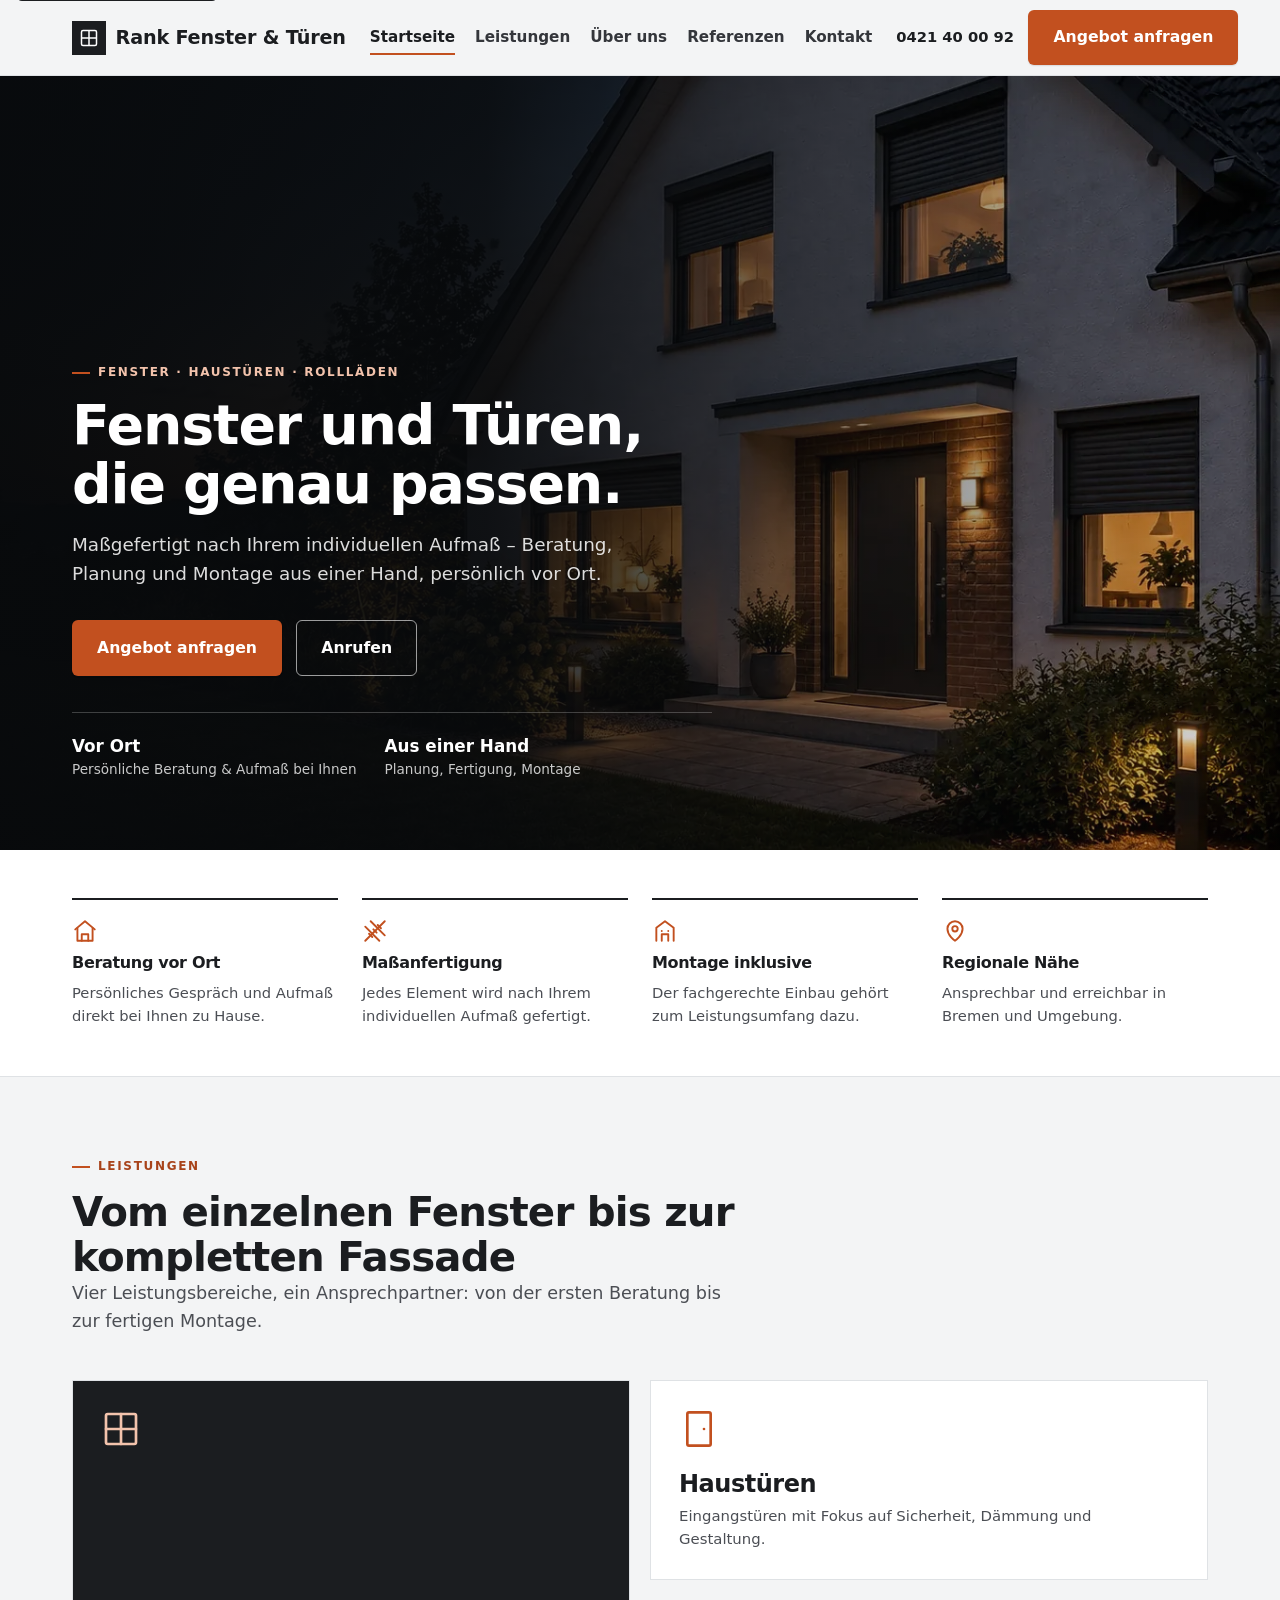
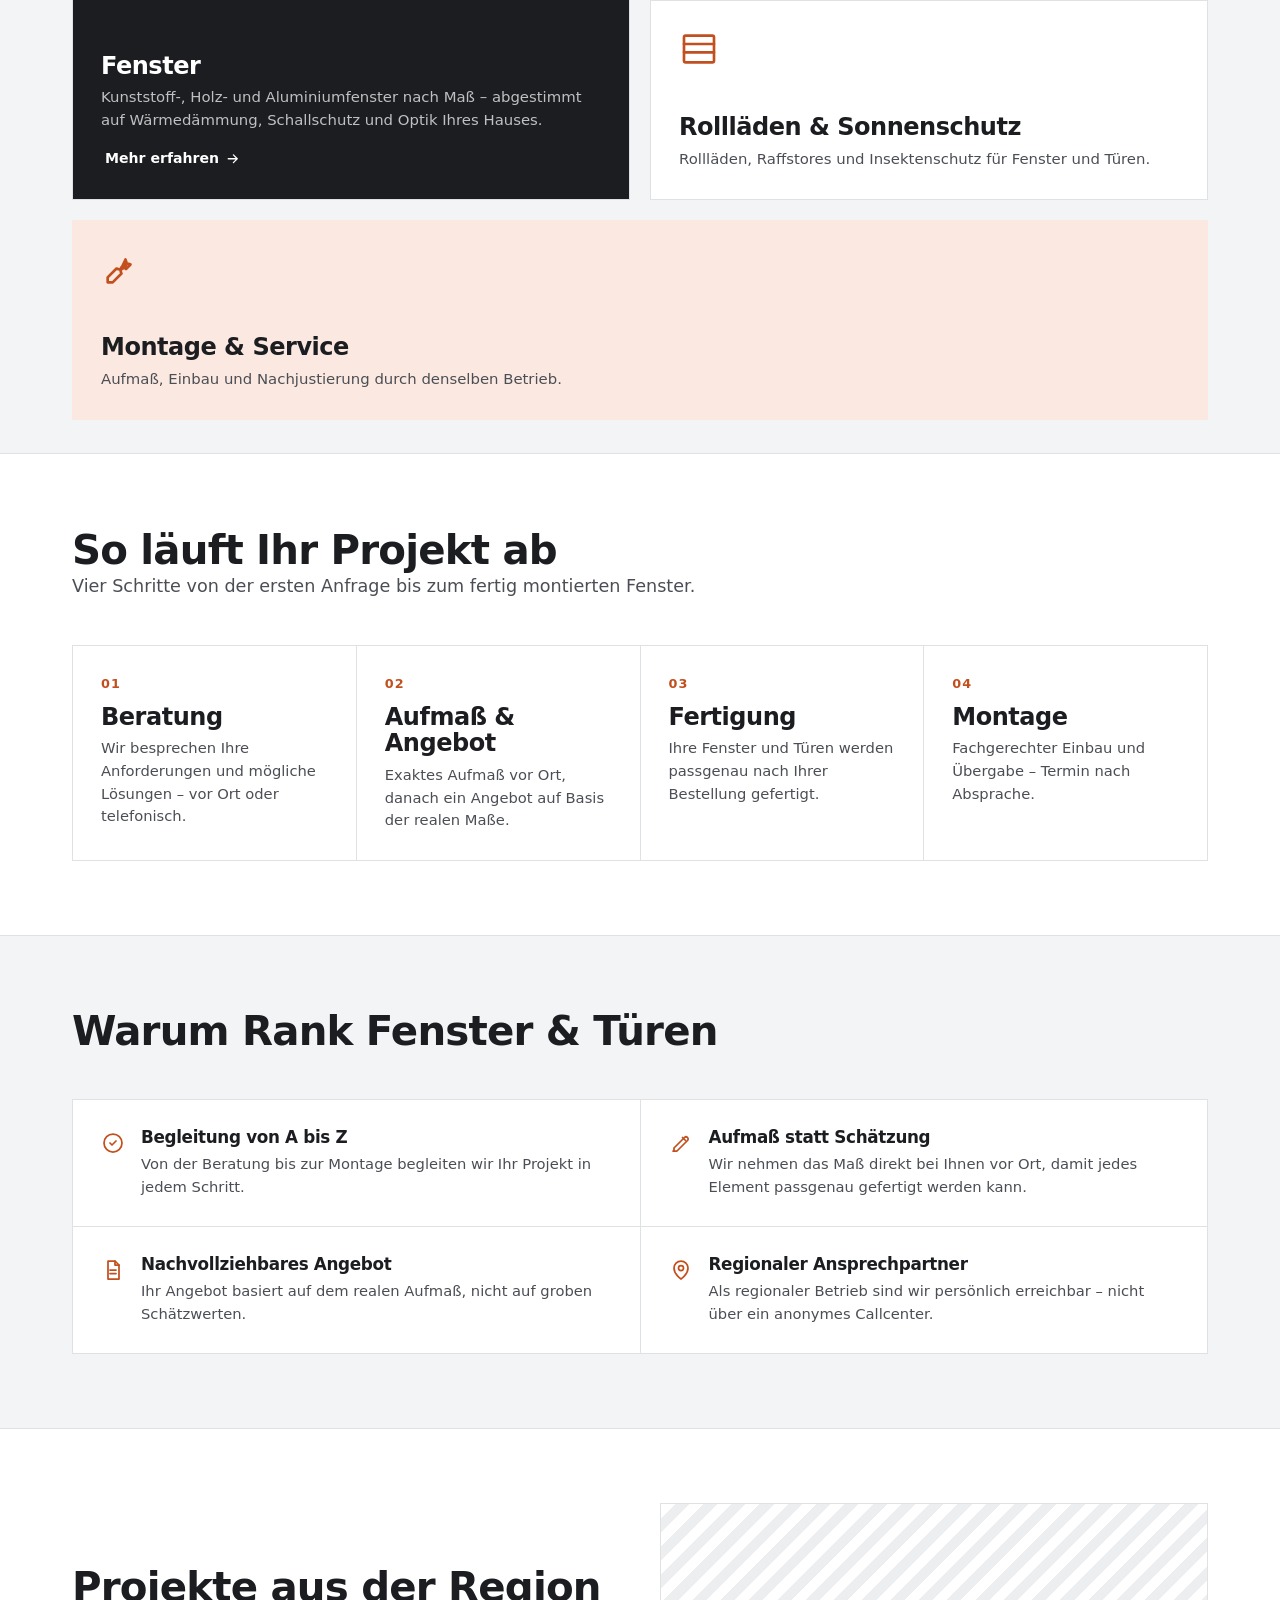
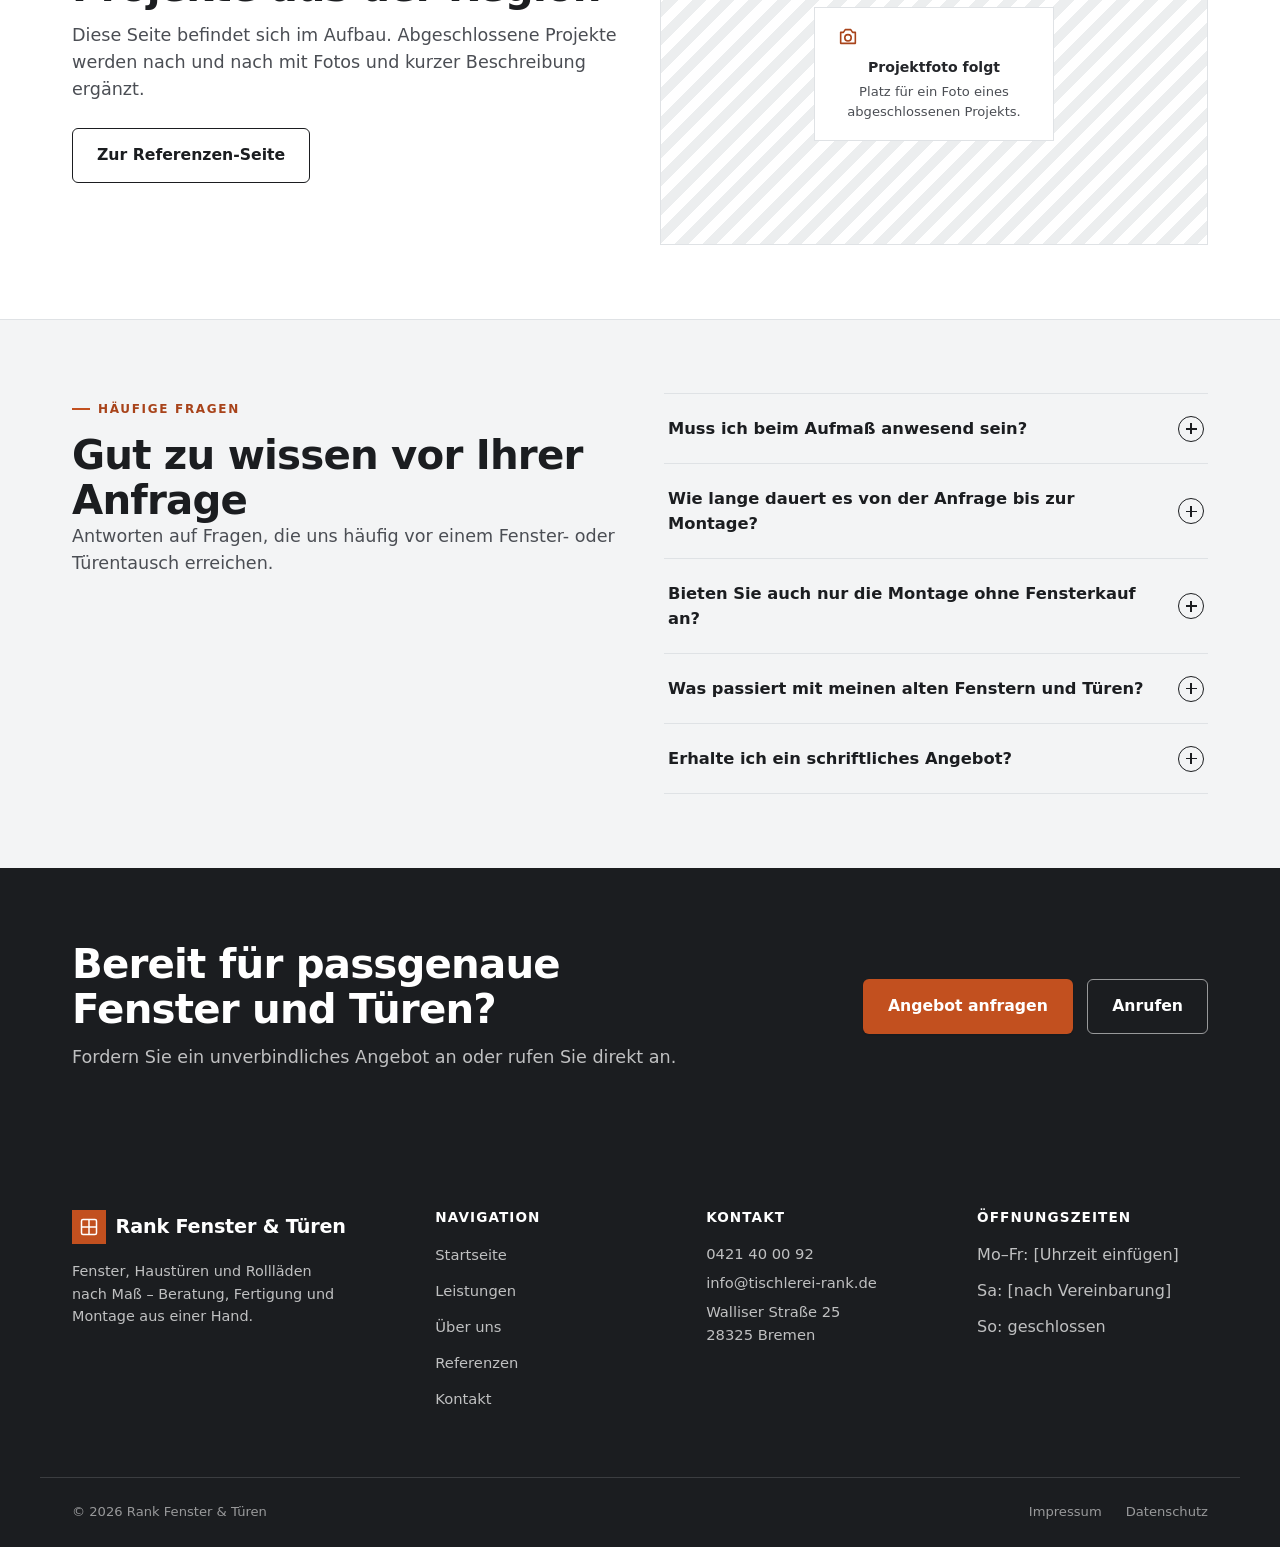
<file: index.html>
<!DOCTYPE html>
<html lang="de">
<head>
<meta charset="UTF-8">
<meta name="viewport" content="width=device-width, initial-scale=1, viewport-fit=cover">
<title>Rank Fenster &amp; Türen – Fenster, Haustüren &amp; Rollläden vom Fachbetrieb</title>
<meta name="description" content="Fenster, Haustüren und Rollläden nach Maß: Beratung, Aufmaß, Fertigung und Montage aus einer Hand. Jetzt unverbindliches Angebot anfragen.">
<link rel="canonical" href="index.html">
<meta name="theme-color" content="#1b1d20">
<meta property="og:type" content="website">
<meta property="og:locale" content="de_DE">
<meta property="og:title" content="Rank Fenster & Türen – Fenster, Haustüren & Rollläden vom Fachbetrieb">
<meta property="og:description" content="Maßgefertigte Fenster, Haustüren und Rollläden – Beratung, Aufmaß, Fertigung und Montage aus einer Hand.">
<meta property="og:image" content="assets/img/og-cover.svg">
<link rel="icon" type="image/svg+xml" href="assets/img/favicon.svg">
<link rel="preload" as="image" href="assets/img/hero-einfamilienhaus-v2.webp" fetchpriority="high">
<link rel="stylesheet" href="assets/css/style.css">
<script type="application/ld+json">
{
  "@context": "https://schema.org",
  "@type": "HomeAndConstructionBusiness",
  "name": "Rank Fenster und Türen",
  "alternateName": "Tischlerei Adam Rank",
  "description": "Fenster, Haustüren und Rollläden nach Maß – Beratung, Aufmaß, Fertigung und Montage.",
  "url": "https://xn--rank-fenster-tren-g3b.de/",
  "telephone": "+49 421 400092",
  "email": "info@tischlerei-rank.de",
  "address": {
    "@type": "PostalAddress",
    "streetAddress": "Walliser Straße 25",
    "postalCode": "28325",
    "addressLocality": "Bremen",
    "addressCountry": "DE"
  },
  "areaServed": "Bremen und Umgebung",
  "priceRange": "Auf Anfrage"
}
</script>
<!-- Hinweis: Öffnungszeiten fehlen in den strukturierten Daten noch (nicht bestätigt) und sollten ergänzt werden, sobald sie feststehen. -->
</head>
<body>
<a class="skip-link" href="#main">Zum Inhalt springen</a>

<header class="site-header" data-site-header>
  <div class="container">
    <a href="index.html" class="brand">
      <span class="brand-mark" aria-hidden="true">
        <svg viewBox="0 0 24 24" fill="none"><rect x="2" y="2" width="20" height="20" rx="2" stroke="#fff" stroke-width="2"/><path d="M12 2V22M2 12H22" stroke="#fff" stroke-width="2"/></svg>
      </span>
      <span class="brand-name-full">Rank Fenster &amp; Türen</span>
      <span class="brand-name-short">Rank</span>
    </a>
    <nav class="nav-primary" aria-label="Hauptnavigation">
      <a href="index.html" aria-current="page">Startseite</a>
      <a href="leistungen.html">Leistungen</a>
      <a href="ueber-uns.html">Über uns</a>
      <a href="referenzen.html">Referenzen</a>
      <a href="kontakt.html">Kontakt</a>
    </nav>
    <div class="header-actions">
      <a class="header-phone" href="tel:+49421400092">0421 40 00 92</a>
      <a class="btn btn-primary" href="kontakt.html">Angebot anfragen</a>
      <button class="nav-toggle" data-nav-toggle aria-expanded="false" aria-controls="mobile-nav" aria-label="Menü öffnen">
        <svg class="icon-open" viewBox="0 0 24 24" fill="none" stroke="currentColor" stroke-width="1.75" stroke-linecap="round" aria-hidden="true"><path d="M3 6h18M3 12h18M3 18h18"/></svg>
        <svg class="icon-close" viewBox="0 0 24 24" fill="none" stroke="currentColor" stroke-width="1.75" stroke-linecap="round" aria-hidden="true"><path d="M6 6l12 12M18 6L6 18"/></svg>
      </button>
    </div>
  </div>
</header>

<div class="nav-mobile" id="mobile-nav" data-nav-mobile data-open="false">
  <nav aria-label="Mobile Navigation">
    <a href="index.html" aria-current="page">Startseite</a>
    <a href="leistungen.html">Leistungen</a>
    <a href="ueber-uns.html">Über uns</a>
    <a href="referenzen.html">Referenzen</a>
    <a href="kontakt.html">Kontakt</a>
  </nav>
  <a class="btn btn-primary btn-block" href="kontakt.html">Angebot anfragen</a>
  <div class="nav-mobile-contact">
    <a href="tel:+49421400092">
      <svg viewBox="0 0 24 24" fill="none" stroke="currentColor" stroke-width="1.75" stroke-linecap="round" stroke-linejoin="round" aria-hidden="true"><path d="M4 4h4l2 5-2.5 1.5a11 11 0 0 0 5 5L14 13l5 2v4a2 2 0 0 1-2 2A16 16 0 0 1 2 6a2 2 0 0 1 2-2Z"/></svg>
      0421 40 00 92
    </a>
    <a href="mailto:info@tischlerei-rank.de">
      <svg viewBox="0 0 24 24" fill="none" stroke="currentColor" stroke-width="1.75" stroke-linecap="round" stroke-linejoin="round" aria-hidden="true"><path d="M3 5h18v14H3z"/><path d="m3 6 9 7 9-7"/></svg>
      info@tischlerei-rank.de
    </a>
  </div>
</div>

<main id="main">

  <!-- HERO -->
  <section class="hero">
    <div class="hero-media" aria-hidden="true"></div>
    <div class="container">
      <div class="hero-content">
        <p class="eyebrow">Fenster · Haustüren · Rollläden</p>
        <h1>Fenster und Türen, die genau passen.</h1>
        <p class="hero-lead">Maßgefertigt nach Ihrem individuellen Aufmaß – Beratung, Planung und Montage aus einer Hand, persönlich vor Ort.</p>
        <div class="hero-actions">
          <a class="btn btn-primary" href="kontakt.html#formular">Angebot anfragen</a>
          <a class="btn btn-secondary" href="tel:+49421400092">Anrufen</a>
        </div>
        <div class="hero-note">
          <div><strong>Vor Ort</strong>Persönliche Beratung &amp; Aufmaß bei Ihnen</div>
          <div><strong>Aus einer Hand</strong>Planung, Fertigung, Montage</div>
        </div>
      </div>
    </div>
  </section>

  <!-- VERTRAUENSELEMENTE -->
  <section class="section section--tight section--surface" data-reveal>
    <div class="container">
      <h2 class="visually-hidden">Das bieten wir Ihnen</h2>
      <div class="trust-strip">
        <div class="trust-item">
          <svg viewBox="0 0 24 24" fill="none" stroke="currentColor" stroke-width="1.75" stroke-linecap="round" stroke-linejoin="round" aria-hidden="true"><path d="M3 10.5 12 3l9 7.5"/><path d="M5 9.5V21h14V9.5"/><path d="M9 21v-6h6v6"/></svg>
          <h3>Beratung vor Ort</h3>
          <p>Persönliches Gespräch und Aufmaß direkt bei Ihnen zu Hause.</p>
        </div>
        <div class="trust-item">
          <svg viewBox="0 0 24 24" fill="none" stroke="currentColor" stroke-width="1.75" stroke-linecap="round" stroke-linejoin="round" aria-hidden="true"><path d="M21 3 3 21M8 3l13 13M3 8l13 13"/><path d="M14.5 6.5l3 3M10.5 10.5l3 3M6.5 14.5l3 3"/></svg>
          <h3>Maßanfertigung</h3>
          <p>Jedes Element wird nach Ihrem individuellen Aufmaß gefertigt.</p>
        </div>
        <div class="trust-item">
          <svg viewBox="0 0 24 24" fill="none" stroke="currentColor" stroke-width="1.75" stroke-linecap="round" stroke-linejoin="round" aria-hidden="true"><path d="M4 21V9l8-6 8 6v12"/><path d="M9 21v-6h6v6"/><path d="M9 12h.01M15 12h.01"/></svg>
          <h3>Montage inklusive</h3>
          <p>Der fachgerechte Einbau gehört zum Leistungsumfang dazu.</p>
        </div>
        <div class="trust-item">
          <svg viewBox="0 0 24 24" fill="none" stroke="currentColor" stroke-width="1.75" stroke-linecap="round" stroke-linejoin="round" aria-hidden="true"><path d="M12 21s-7-4.5-7-11a7 7 0 0 1 14 0c0 6.5-7 11-7 11Z"/><circle cx="12" cy="10" r="2.5"/></svg>
          <h3>Regionale Nähe</h3>
          <p>Ansprechbar und erreichbar in Bremen und Umgebung.</p>
        </div>
      </div>
    </div>
  </section>

  <!-- LEISTUNGEN -->
  <section class="section section--border-t" id="leistungen">
    <div class="container">
      <div class="section-head" data-reveal>
        <p class="eyebrow">Leistungen</p>
        <h2>Vom einzelnen Fenster bis zur kompletten Fassade</h2>
        <p class="lead">Vier Leistungsbereiche, ein Ansprechpartner: von der ersten Beratung bis zur fertigen Montage.</p>
      </div>
      <div class="services-bento">
        <article class="service-card service-card--lead" data-reveal>
          <svg class="service-icon" viewBox="0 0 24 24" fill="none" stroke="currentColor" stroke-width="1.6" stroke-linecap="round" stroke-linejoin="round" aria-hidden="true"><rect x="3" y="3" width="18" height="18" rx="1"/><path d="M12 3v18M3 12h18"/></svg>
          <div>
            <h3>Fenster</h3>
            <p>Kunststoff-, Holz- und Aluminiumfenster nach Maß – abgestimmt auf Wärmedämmung, Schallschutz und Optik Ihres Hauses.</p>
            <a class="btn-ghost" href="leistungen.html#fenster">Mehr erfahren
              <svg viewBox="0 0 24 24" fill="none" stroke="currentColor" stroke-width="2" stroke-linecap="round" stroke-linejoin="round" aria-hidden="true"><path d="M5 12h14M13 6l6 6-6 6"/></svg>
            </a>
          </div>
        </article>
        <article class="service-card service-card--a" data-reveal>
          <svg class="service-icon" viewBox="0 0 24 24" fill="none" stroke="currentColor" stroke-width="1.6" stroke-linecap="round" stroke-linejoin="round" aria-hidden="true"><rect x="5" y="2" width="14" height="20" rx="1"/><path d="M15 12h.01"/></svg>
          <h3>Haustüren</h3>
          <p>Eingangstüren mit Fokus auf Sicherheit, Dämmung und Gestaltung.</p>
        </article>
        <article class="service-card service-card--b" data-reveal>
          <svg class="service-icon" viewBox="0 0 24 24" fill="none" stroke="currentColor" stroke-width="1.6" stroke-linecap="round" stroke-linejoin="round" aria-hidden="true"><rect x="3" y="4" width="18" height="16" rx="1"/><path d="M3 9h18M3 14h18"/></svg>
          <h3>Rollläden &amp; Sonnenschutz</h3>
          <p>Rollläden, Raffstores und Insektenschutz für Fenster und Türen.</p>
        </article>
        <article class="service-card service-card--c" data-reveal>
          <svg class="service-icon" viewBox="0 0 24 24" fill="none" stroke="currentColor" stroke-width="1.6" stroke-linecap="round" stroke-linejoin="round" aria-hidden="true"><path d="M14.7 6.3a4 4 0 0 1-5.4 5.4L4 17v3h3l5.3-5.3a4 4 0 0 1 5.4-5.4l-2.7 2.7-2-2Z"/></svg>
          <h3>Montage &amp; Service</h3>
          <p>Aufmaß, Einbau und Nachjustierung durch denselben Betrieb.</p>
        </article>
      </div>
    </div>
  </section>

  <!-- ABLAUF -->
  <section class="section section--surface section--border-t" data-reveal>
    <div class="container">
      <div class="section-head">
        <h2>So läuft Ihr Projekt ab</h2>
        <p class="lead">Vier Schritte von der ersten Anfrage bis zum fertig montierten Fenster.</p>
      </div>
      <div class="process-list">
        <div class="process-step">
          <span class="num">01</span>
          <h3>Beratung</h3>
          <p>Wir besprechen Ihre Anforderungen und mögliche Lösungen – vor Ort oder telefonisch.</p>
        </div>
        <div class="process-step">
          <span class="num">02</span>
          <h3>Aufmaß &amp; Angebot</h3>
          <p>Exaktes Aufmaß vor Ort, danach ein Angebot auf Basis der realen Maße.</p>
        </div>
        <div class="process-step">
          <span class="num">03</span>
          <h3>Fertigung</h3>
          <p>Ihre Fenster und Türen werden passgenau nach Ihrer Bestellung gefertigt.</p>
        </div>
        <div class="process-step">
          <span class="num">04</span>
          <h3>Montage</h3>
          <p>Fachgerechter Einbau und Übergabe – Termin nach Absprache.</p>
        </div>
      </div>
    </div>
  </section>

  <!-- VORTEILE -->
  <section class="section section--border-t" data-reveal>
    <div class="container">
      <div class="section-head">
        <h2>Warum Rank Fenster &amp; Türen</h2>
      </div>
      <div class="advantages">
        <div class="advantage">
          <svg viewBox="0 0 24 24" fill="none" stroke="currentColor" stroke-width="1.75" stroke-linecap="round" stroke-linejoin="round" aria-hidden="true"><path d="M9 12l2 2 4-4"/><circle cx="12" cy="12" r="9"/></svg>
          <div>
            <h3>Begleitung von A bis Z</h3>
            <p>Von der Beratung bis zur Montage begleiten wir Ihr Projekt in jedem Schritt.</p>
          </div>
        </div>
        <div class="advantage">
          <svg viewBox="0 0 24 24" fill="none" stroke="currentColor" stroke-width="1.75" stroke-linecap="round" stroke-linejoin="round" aria-hidden="true"><path d="M4 20h4l10.5-10.5a2.1 2.1 0 0 0-3-3L5 17v3Z"/><path d="M13.5 6.5l3 3"/></svg>
          <div>
            <h3>Aufmaß statt Schätzung</h3>
            <p>Wir nehmen das Maß direkt bei Ihnen vor Ort, damit jedes Element passgenau gefertigt werden kann.</p>
          </div>
        </div>
        <div class="advantage">
          <svg viewBox="0 0 24 24" fill="none" stroke="currentColor" stroke-width="1.75" stroke-linecap="round" stroke-linejoin="round" aria-hidden="true"><path d="M7 3h7l4 4v14H7z"/><path d="M14 3v4h4"/><path d="M9 12h6M9 15.5h6"/></svg>
          <div>
            <h3>Nachvollziehbares Angebot</h3>
            <p>Ihr Angebot basiert auf dem realen Aufmaß, nicht auf groben Schätzwerten.</p>
          </div>
        </div>
        <div class="advantage">
          <svg viewBox="0 0 24 24" fill="none" stroke="currentColor" stroke-width="1.75" stroke-linecap="round" stroke-linejoin="round" aria-hidden="true"><path d="M12 21s-7-4.5-7-11a7 7 0 0 1 14 0c0 6.5-7 11-7 11Z"/><circle cx="12" cy="10" r="2.5"/></svg>
          <div>
            <h3>Regionaler Ansprechpartner</h3>
            <p>Als regionaler Betrieb sind wir persönlich erreichbar – nicht über ein anonymes Callcenter.</p>
          </div>
        </div>
      </div>
    </div>
  </section>

  <!-- REFERENZEN TEASER -->
  <section class="section section--surface section--border-t" data-reveal>
    <div class="container">
      <div class="grid grid-2" style="align-items:center; gap:2.5rem;">
        <div>
          <h2>Projekte aus der Region</h2>
          <p class="lead" style="margin-top:0.75rem;">Diese Seite befindet sich im Aufbau. Abgeschlossene Projekte werden nach und nach mit Fotos und kurzer Beschreibung ergänzt.</p>
          <a class="btn btn-secondary" style="margin-top:1.5rem;" href="referenzen.html">Zur Referenzen-Seite</a>
        </div>
        <div class="photo-placeholder photo-placeholder--wide">
          <div class="photo-placeholder-card">
            <svg viewBox="0 0 24 24" fill="none" stroke="currentColor" stroke-width="1.75" stroke-linecap="round" stroke-linejoin="round" aria-hidden="true"><path d="M4 8h3l2-3h6l2 3h3v12H4Z"/><circle cx="12" cy="14" r="3.5"/></svg>
            <p><strong>Projektfoto folgt</strong>Platz für ein Foto eines abgeschlossenen Projekts.</p>
          </div>
        </div>
      </div>
    </div>
  </section>

  <!-- FAQ -->
  <section class="section section--border-t" data-reveal>
    <div class="container">
      <div class="grid grid-2" style="gap:3rem;">
        <div class="section-head mt-0">
          <p class="eyebrow">Häufige Fragen</p>
          <h2>Gut zu wissen vor Ihrer Anfrage</h2>
          <p class="lead">Antworten auf Fragen, die uns häufig vor einem Fenster- oder Türentausch erreichen.</p>
        </div>
        <div class="faq-list">
          <details class="faq-item">
            <summary>Muss ich beim Aufmaß anwesend sein?<span class="faq-plus" aria-hidden="true"></span></summary>
            <div class="faq-answer">Es ist sinnvoll, wenn Sie oder eine bevollmächtigte Person beim Aufmaß vor Ort sind, damit offene Fragen direkt geklärt werden können.</div>
          </details>
          <details class="faq-item">
            <summary>Wie lange dauert es von der Anfrage bis zur Montage?<span class="faq-plus" aria-hidden="true"></span></summary>
            <div class="faq-answer">Das hängt vom Umfang des Projekts und der Fertigungszeit der Elemente ab. Einen konkreten Zeitrahmen nennen wir Ihnen nach dem Aufmaß.</div>
          </details>
          <details class="faq-item">
            <summary>Bieten Sie auch nur die Montage ohne Fensterkauf an?<span class="faq-plus" aria-hidden="true"></span></summary>
            <div class="faq-answer">Sprechen Sie uns gerne auf Ihr konkretes Anliegen an – wir sagen Ihnen ehrlich, ob und wie wir helfen können.</div>
          </details>
          <details class="faq-item">
            <summary>Was passiert mit meinen alten Fenstern und Türen?<span class="faq-plus" aria-hidden="true"></span></summary>
            <div class="faq-answer">Die fachgerechte Entsorgung des Altmaterials besprechen wir im Rahmen des Angebots mit Ihnen.</div>
          </details>
          <details class="faq-item">
            <summary>Erhalte ich ein schriftliches Angebot?<span class="faq-plus" aria-hidden="true"></span></summary>
            <div class="faq-answer">Ja. Nach dem Aufmaß erhalten Sie ein nachvollziehbares, schriftliches Angebot auf Basis der realen Maße.</div>
          </details>
        </div>
      </div>
    </div>
  </section>

  <!-- CTA BAND -->
  <section class="section section--dark" data-reveal>
    <div class="container cta-band">
      <div>
        <h2>Bereit für passgenaue Fenster und Türen?</h2>
        <p class="lead" style="margin-top:0.75rem;">Fordern Sie ein unverbindliches Angebot an oder rufen Sie direkt an.</p>
      </div>
      <div class="cta-band-actions">
        <a class="btn btn-primary" href="kontakt.html#formular">Angebot anfragen</a>
        <a class="btn btn-secondary" href="tel:+49421400092">Anrufen</a>
      </div>
    </div>
  </section>

</main>

<footer class="site-footer">
  <div class="container footer-grid">
    <div class="footer-brand">
      <a href="index.html" class="brand">
        <span class="brand-mark" aria-hidden="true">
          <svg viewBox="0 0 24 24" fill="none"><rect x="2" y="2" width="20" height="20" rx="2" stroke="#fff" stroke-width="2"/><path d="M12 2V22M2 12H22" stroke="#fff" stroke-width="2"/></svg>
        </span>
        <span>Rank Fenster &amp; Türen</span>
      </a>
      <p>Fenster, Haustüren und Rollläden nach Maß – Beratung, Fertigung und Montage aus einer Hand.</p>
    </div>
    <div class="footer-col">
      <h3>Navigation</h3>
      <ul>
        <li><a href="index.html">Startseite</a></li>
        <li><a href="leistungen.html">Leistungen</a></li>
        <li><a href="ueber-uns.html">Über uns</a></li>
        <li><a href="referenzen.html">Referenzen</a></li>
        <li><a href="kontakt.html">Kontakt</a></li>
      </ul>
    </div>
    <div class="footer-col">
      <h3>Kontakt</h3>
      <address>
        <a href="tel:+49421400092">0421 40 00 92</a>
        <a href="mailto:info@tischlerei-rank.de">info@tischlerei-rank.de</a>
        <span>Walliser Straße 25<br>28325 Bremen</span>
      </address>
    </div>
    <div class="footer-col">
      <h3>Öffnungszeiten</h3>
      <ul>
        <li>Mo–Fr: [Uhrzeit einfügen]</li>
        <li>Sa: [nach Vereinbarung]</li>
        <li>So: geschlossen</li>
      </ul>
    </div>
  </div>
  <div class="container footer-bottom">
    <span>&copy; <span data-current-year>2026</span> Rank Fenster &amp; Türen</span>
    <ul>
      <li><a href="impressum.html">Impressum</a></li>
      <li><a href="datenschutz.html">Datenschutz</a></li>
    </ul>
  </div>
</footer>

<script src="assets/js/main.js"></script>
</body>
</html>
</file>
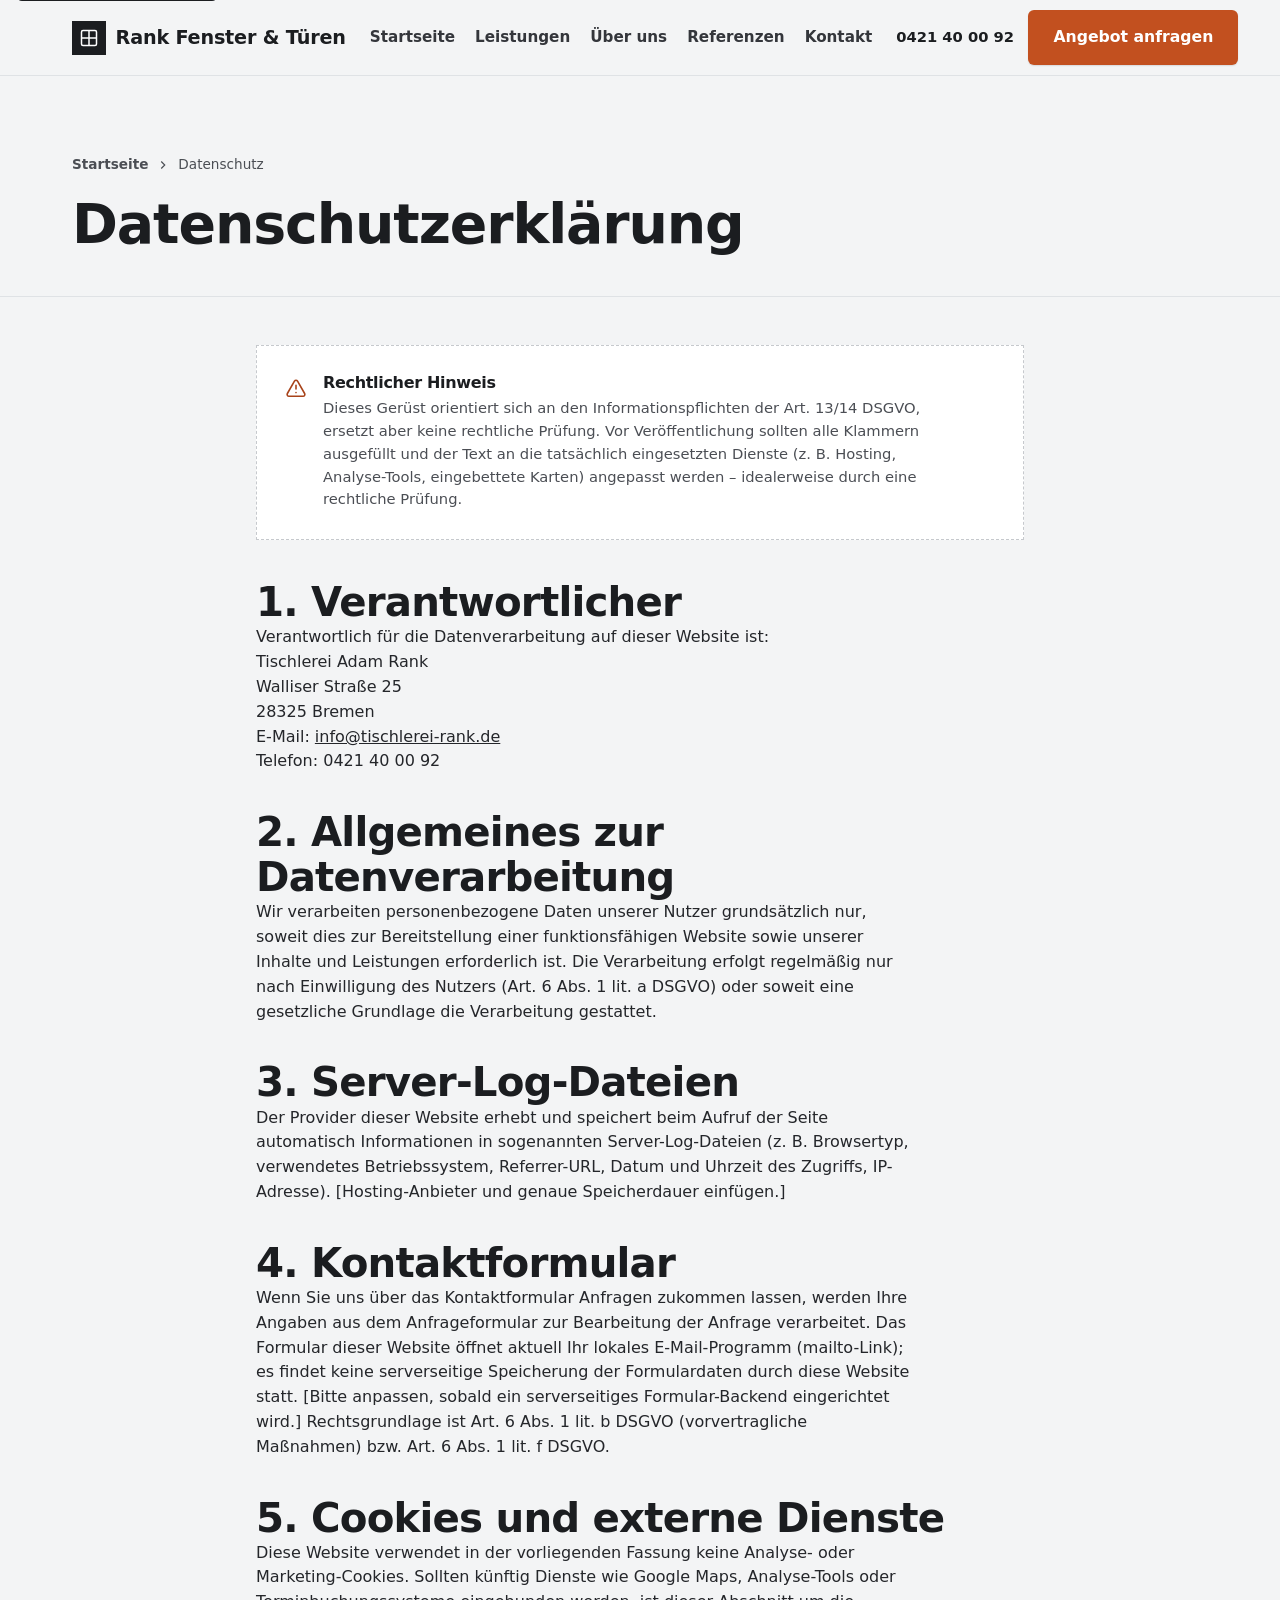
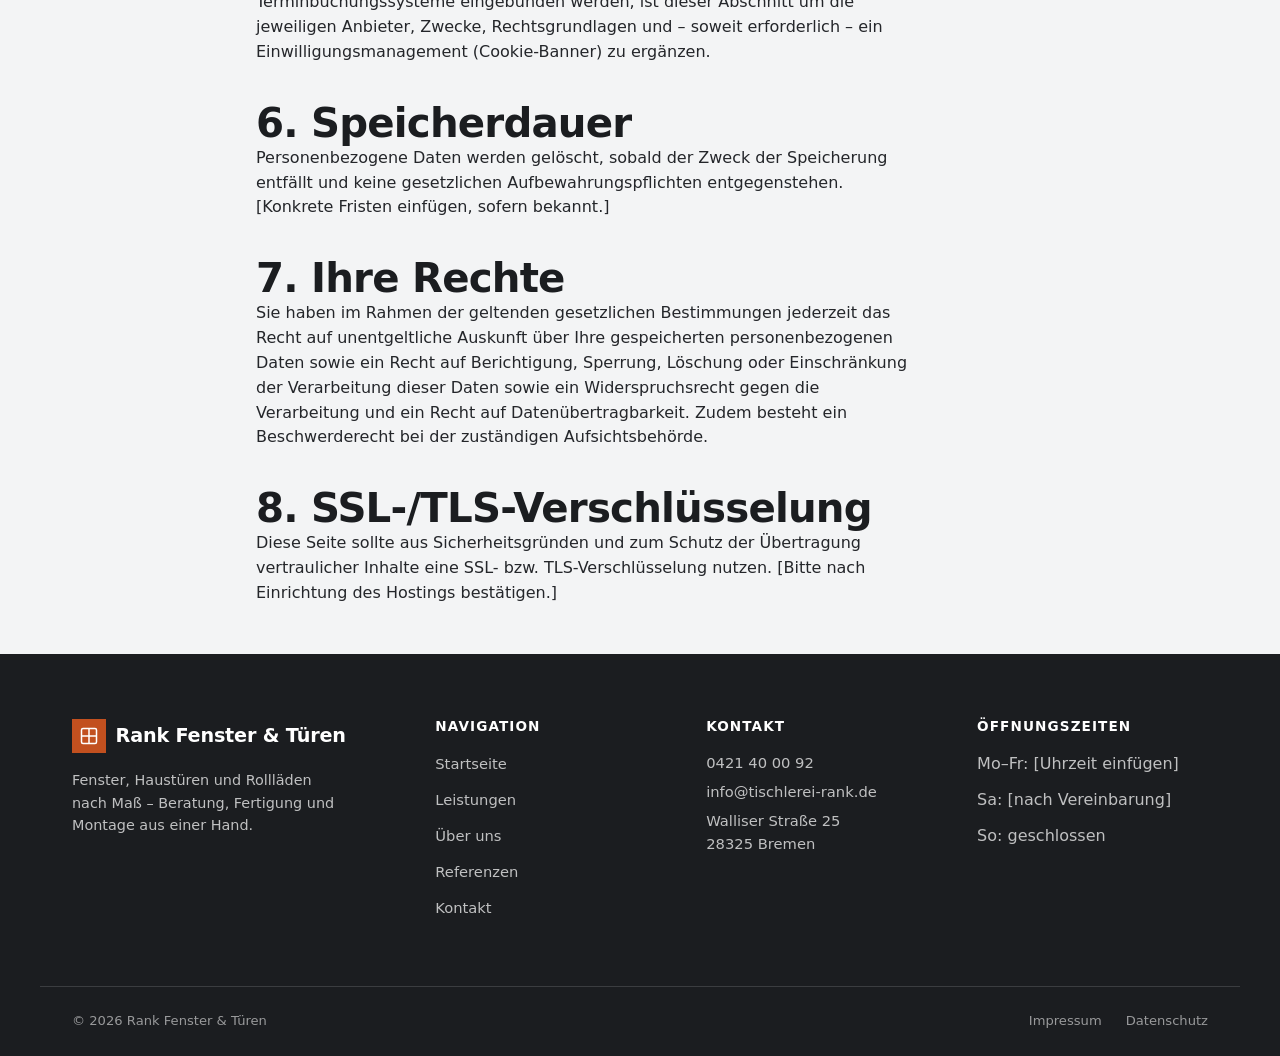
<file: datenschutz.html>
<!DOCTYPE html>
<html lang="de">
<head>
<meta charset="UTF-8">
<meta name="viewport" content="width=device-width, initial-scale=1, viewport-fit=cover">
<title>Datenschutzerklärung – Rank Fenster &amp; Türen</title>
<meta name="description" content="Datenschutzerklärung von Rank Fenster & Türen.">
<link rel="canonical" href="datenschutz.html">
<meta name="theme-color" content="#1b1d20">
<meta name="robots" content="noindex">
<link rel="icon" type="image/svg+xml" href="assets/img/favicon.svg">
<link rel="stylesheet" href="assets/css/style.css">
</head>
<body>
<a class="skip-link" href="#main">Zum Inhalt springen</a>

<header class="site-header" data-site-header>
  <div class="container">
    <a href="index.html" class="brand">
      <span class="brand-mark" aria-hidden="true">
        <svg viewBox="0 0 24 24" fill="none"><rect x="2" y="2" width="20" height="20" rx="2" stroke="#fff" stroke-width="2"/><path d="M12 2V22M2 12H22" stroke="#fff" stroke-width="2"/></svg>
      </span>
      <span class="brand-name-full">Rank Fenster &amp; Türen</span>
      <span class="brand-name-short">Rank</span>
    </a>
    <nav class="nav-primary" aria-label="Hauptnavigation">
      <a href="index.html">Startseite</a>
      <a href="leistungen.html">Leistungen</a>
      <a href="ueber-uns.html">Über uns</a>
      <a href="referenzen.html">Referenzen</a>
      <a href="kontakt.html">Kontakt</a>
    </nav>
    <div class="header-actions">
      <a class="header-phone" href="tel:+49421400092">0421 40 00 92</a>
      <a class="btn btn-primary" href="kontakt.html">Angebot anfragen</a>
      <button class="nav-toggle" data-nav-toggle aria-expanded="false" aria-controls="mobile-nav" aria-label="Menü öffnen">
        <svg class="icon-open" viewBox="0 0 24 24" fill="none" stroke="currentColor" stroke-width="1.75" stroke-linecap="round" aria-hidden="true"><path d="M3 6h18M3 12h18M3 18h18"/></svg>
        <svg class="icon-close" viewBox="0 0 24 24" fill="none" stroke="currentColor" stroke-width="1.75" stroke-linecap="round" aria-hidden="true"><path d="M6 6l12 12M18 6L6 18"/></svg>
      </button>
    </div>
  </div>
</header>

<div class="nav-mobile" id="mobile-nav" data-nav-mobile data-open="false">
  <nav aria-label="Mobile Navigation">
    <a href="index.html">Startseite</a>
    <a href="leistungen.html">Leistungen</a>
    <a href="ueber-uns.html">Über uns</a>
    <a href="referenzen.html">Referenzen</a>
    <a href="kontakt.html">Kontakt</a>
  </nav>
  <a class="btn btn-primary btn-block" href="kontakt.html">Angebot anfragen</a>
</div>

<main id="main">
  <div class="page-header">
    <div class="container">
      <nav class="breadcrumb" aria-label="Breadcrumb">
        <a href="index.html">Startseite</a>
        <svg viewBox="0 0 24 24" width="14" height="14" fill="none" stroke="currentColor" stroke-width="2" aria-hidden="true"><path d="m9 6 6 6-6 6"/></svg>
        <span aria-current="page">Datenschutz</span>
      </nav>
      <h1>Datenschutzerklärung</h1>
    </div>
  </div>

  <section class="section section--tight">
    <div class="container" style="max-width:52rem;">

      <div class="notice-box" style="margin-bottom:2.5rem;">
        <svg viewBox="0 0 24 24" fill="none" stroke="currentColor" stroke-width="1.75" stroke-linecap="round" stroke-linejoin="round" aria-hidden="true"><path d="M10.3 4.5 2.6 18a2 2 0 0 0 1.7 3h15.4a2 2 0 0 0 1.7-3L13.7 4.5a2 2 0 0 0-3.4 0Z"/><path d="M12 9v4M12 17h.01"/></svg>
        <div>
          <h2>Rechtlicher Hinweis</h2>
          <p>Dieses Gerüst orientiert sich an den Informationspflichten der Art. 13/14 DSGVO, ersetzt aber keine rechtliche Prüfung. Vor Veröffentlichung sollten alle Klammern ausgefüllt und der Text an die tatsächlich eingesetzten Dienste (z.&nbsp;B. Hosting, Analyse-Tools, eingebettete Karten) angepasst werden – idealerweise durch eine rechtliche Prüfung.</p>
        </div>
      </div>

      <h2>1. Verantwortlicher</h2>
      <p>
        Verantwortlich für die Datenverarbeitung auf dieser Website ist:<br>
        Tischlerei Adam Rank<br>
        Walliser Straße 25<br>
        28325 Bremen<br>
        E-Mail: <a href="mailto:info@tischlerei-rank.de" style="text-decoration:underline;">info@tischlerei-rank.de</a><br>
        Telefon: 0421 40 00 92
      </p>

      <h2 style="margin-top:2.25rem;">2. Allgemeines zur Datenverarbeitung</h2>
      <p>Wir verarbeiten personenbezogene Daten unserer Nutzer grundsätzlich nur, soweit dies zur Bereitstellung einer funktionsfähigen Website sowie unserer Inhalte und Leistungen erforderlich ist. Die Verarbeitung erfolgt regelmäßig nur nach Einwilligung des Nutzers (Art. 6 Abs. 1 lit. a DSGVO) oder soweit eine gesetzliche Grundlage die Verarbeitung gestattet.</p>

      <h2 style="margin-top:2.25rem;">3. Server-Log-Dateien</h2>
      <p>Der Provider dieser Website erhebt und speichert beim Aufruf der Seite automatisch Informationen in sogenannten Server-Log-Dateien (z.&nbsp;B. Browsertyp, verwendetes Betriebssystem, Referrer-URL, Datum und Uhrzeit des Zugriffs, IP-Adresse). [Hosting-Anbieter und genaue Speicherdauer einfügen.]</p>

      <h2 style="margin-top:2.25rem;">4. Kontaktformular</h2>
      <p>Wenn Sie uns über das Kontaktformular Anfragen zukommen lassen, werden Ihre Angaben aus dem Anfrageformular zur Bearbeitung der Anfrage verarbeitet. Das Formular dieser Website öffnet aktuell Ihr lokales E-Mail-Programm (mailto-Link); es findet keine serverseitige Speicherung der Formulardaten durch diese Website statt. [Bitte anpassen, sobald ein serverseitiges Formular-Backend eingerichtet wird.] Rechtsgrundlage ist Art. 6 Abs. 1 lit. b DSGVO (vorvertragliche Maßnahmen) bzw. Art. 6 Abs. 1 lit. f DSGVO.</p>

      <h2 style="margin-top:2.25rem;">5. Cookies und externe Dienste</h2>
      <p>Diese Website verwendet in der vorliegenden Fassung keine Analyse- oder Marketing-Cookies. Sollten künftig Dienste wie Google Maps, Analyse-Tools oder Terminbuchungssysteme eingebunden werden, ist dieser Abschnitt um die jeweiligen Anbieter, Zwecke, Rechtsgrundlagen und – soweit erforderlich – ein Einwilligungsmanagement (Cookie-Banner) zu ergänzen.</p>

      <h2 style="margin-top:2.25rem;">6. Speicherdauer</h2>
      <p>Personenbezogene Daten werden gelöscht, sobald der Zweck der Speicherung entfällt und keine gesetzlichen Aufbewahrungspflichten entgegenstehen. [Konkrete Fristen einfügen, sofern bekannt.]</p>

      <h2 style="margin-top:2.25rem;">7. Ihre Rechte</h2>
      <p>Sie haben im Rahmen der geltenden gesetzlichen Bestimmungen jederzeit das Recht auf unentgeltliche Auskunft über Ihre gespeicherten personenbezogenen Daten sowie ein Recht auf Berichtigung, Sperrung, Löschung oder Einschränkung der Verarbeitung dieser Daten sowie ein Widerspruchsrecht gegen die Verarbeitung und ein Recht auf Datenübertragbarkeit. Zudem besteht ein Beschwerderecht bei der zuständigen Aufsichtsbehörde.</p>

      <h2 style="margin-top:2.25rem;">8. SSL-/TLS-Verschlüsselung</h2>
      <p>Diese Seite sollte aus Sicherheitsgründen und zum Schutz der Übertragung vertraulicher Inhalte eine SSL- bzw. TLS-Verschlüsselung nutzen. [Bitte nach Einrichtung des Hostings bestätigen.]</p>

    </div>
  </section>
</main>

<footer class="site-footer">
  <div class="container footer-grid">
    <div class="footer-brand">
      <a href="index.html" class="brand">
        <span class="brand-mark" aria-hidden="true">
          <svg viewBox="0 0 24 24" fill="none"><rect x="2" y="2" width="20" height="20" rx="2" stroke="#fff" stroke-width="2"/><path d="M12 2V22M2 12H22" stroke="#fff" stroke-width="2"/></svg>
        </span>
        <span>Rank Fenster &amp; Türen</span>
      </a>
      <p>Fenster, Haustüren und Rollläden nach Maß – Beratung, Fertigung und Montage aus einer Hand.</p>
    </div>
    <div class="footer-col">
      <h3>Navigation</h3>
      <ul>
        <li><a href="index.html">Startseite</a></li>
        <li><a href="leistungen.html">Leistungen</a></li>
        <li><a href="ueber-uns.html">Über uns</a></li>
        <li><a href="referenzen.html">Referenzen</a></li>
        <li><a href="kontakt.html">Kontakt</a></li>
      </ul>
    </div>
    <div class="footer-col">
      <h3>Kontakt</h3>
      <address>
        <a href="tel:+49421400092">0421 40 00 92</a>
        <a href="mailto:info@tischlerei-rank.de">info@tischlerei-rank.de</a>
        <span>Walliser Straße 25<br>28325 Bremen</span>
      </address>
    </div>
    <div class="footer-col">
      <h3>Öffnungszeiten</h3>
      <ul>
        <li>Mo–Fr: [Uhrzeit einfügen]</li>
        <li>Sa: [nach Vereinbarung]</li>
        <li>So: geschlossen</li>
      </ul>
    </div>
  </div>
  <div class="container footer-bottom">
    <span>&copy; <span data-current-year>2026</span> Rank Fenster &amp; Türen</span>
    <ul>
      <li><a href="impressum.html">Impressum</a></li>
      <li><a href="datenschutz.html">Datenschutz</a></li>
    </ul>
  </div>
</footer>

<script src="assets/js/main.js"></script>
</body>
</html>
</file>
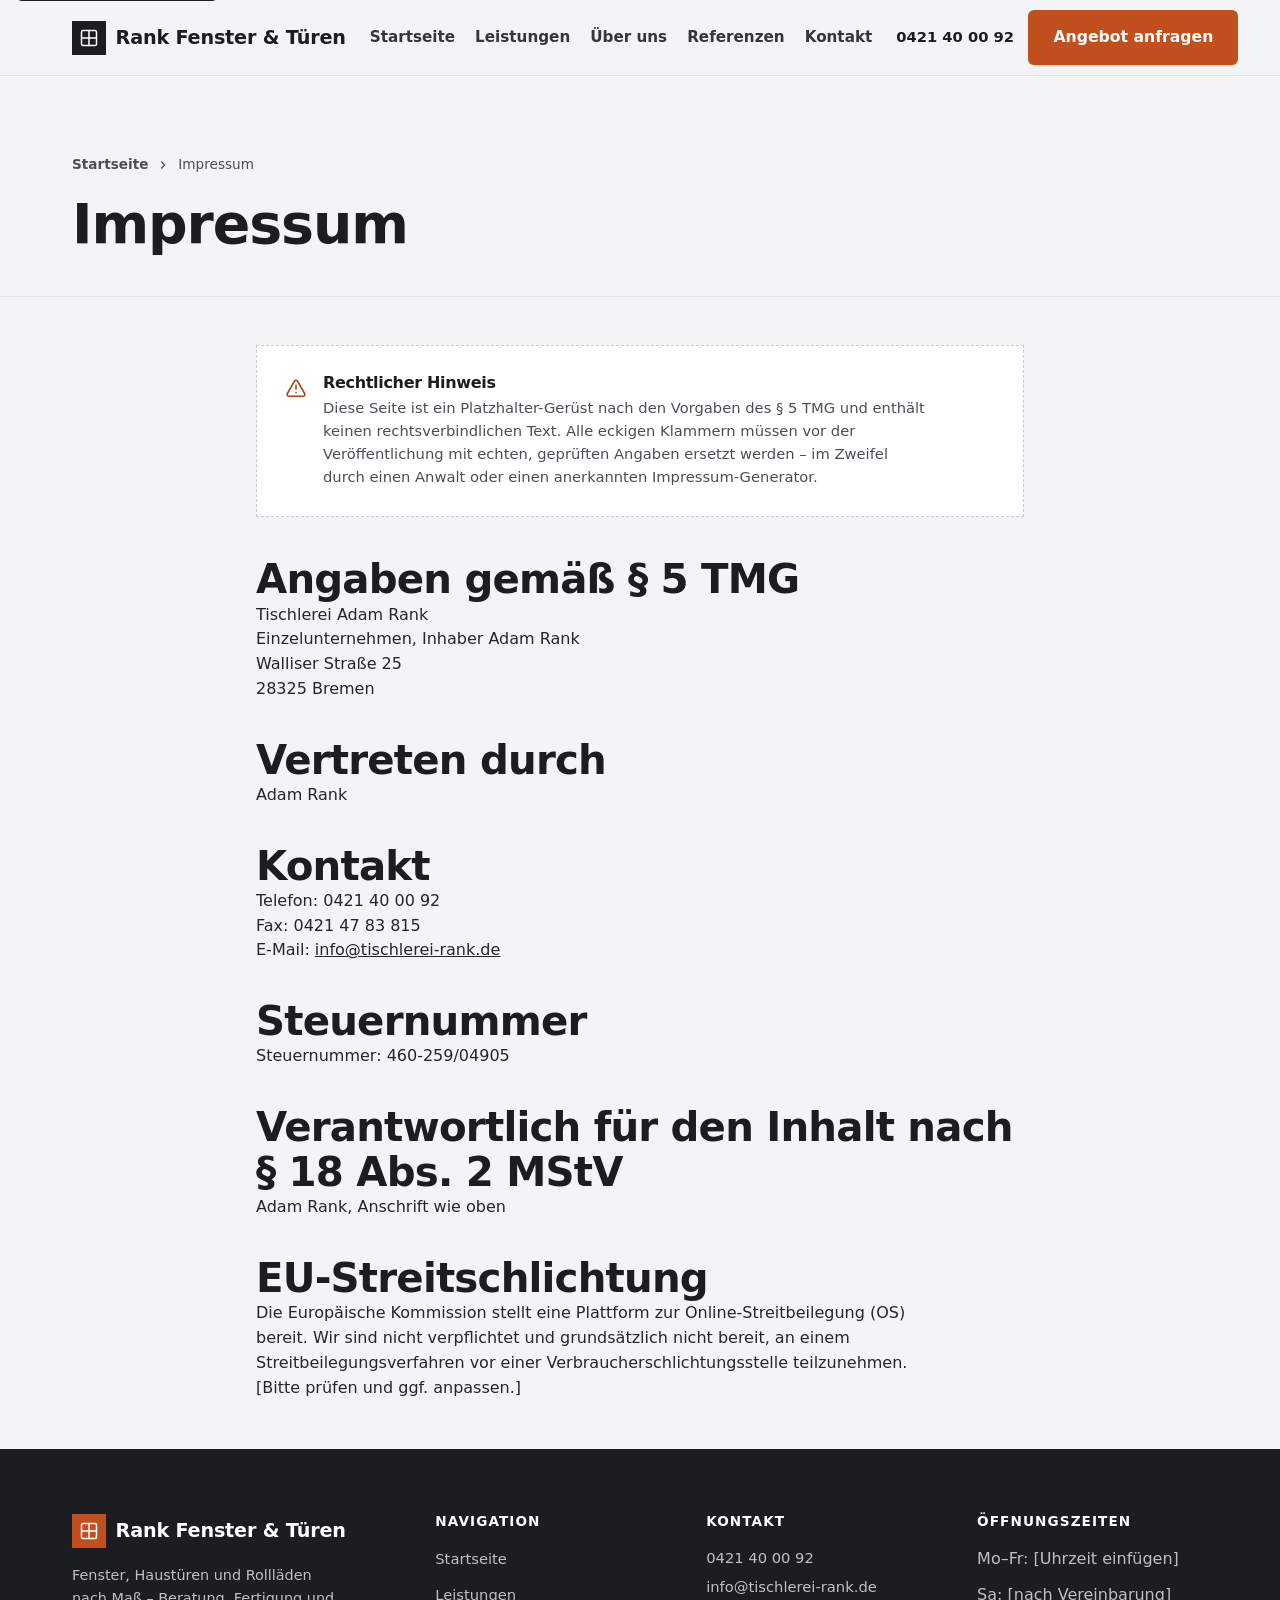
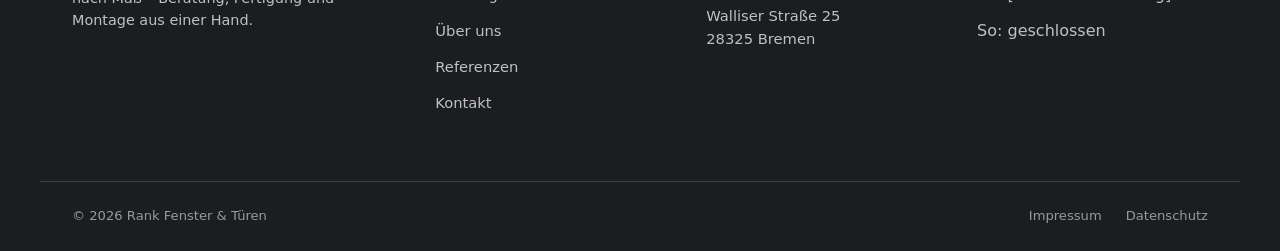
<file: impressum.html>
<!DOCTYPE html>
<html lang="de">
<head>
<meta charset="UTF-8">
<meta name="viewport" content="width=device-width, initial-scale=1, viewport-fit=cover">
<title>Impressum – Rank Fenster &amp; Türen</title>
<meta name="description" content="Impressum von Rank Fenster & Türen.">
<link rel="canonical" href="impressum.html">
<meta name="theme-color" content="#1b1d20">
<meta name="robots" content="noindex">
<link rel="icon" type="image/svg+xml" href="assets/img/favicon.svg">
<link rel="stylesheet" href="assets/css/style.css">
</head>
<body>
<a class="skip-link" href="#main">Zum Inhalt springen</a>

<header class="site-header" data-site-header>
  <div class="container">
    <a href="index.html" class="brand">
      <span class="brand-mark" aria-hidden="true">
        <svg viewBox="0 0 24 24" fill="none"><rect x="2" y="2" width="20" height="20" rx="2" stroke="#fff" stroke-width="2"/><path d="M12 2V22M2 12H22" stroke="#fff" stroke-width="2"/></svg>
      </span>
      <span class="brand-name-full">Rank Fenster &amp; Türen</span>
      <span class="brand-name-short">Rank</span>
    </a>
    <nav class="nav-primary" aria-label="Hauptnavigation">
      <a href="index.html">Startseite</a>
      <a href="leistungen.html">Leistungen</a>
      <a href="ueber-uns.html">Über uns</a>
      <a href="referenzen.html">Referenzen</a>
      <a href="kontakt.html">Kontakt</a>
    </nav>
    <div class="header-actions">
      <a class="header-phone" href="tel:+49421400092">0421 40 00 92</a>
      <a class="btn btn-primary" href="kontakt.html">Angebot anfragen</a>
      <button class="nav-toggle" data-nav-toggle aria-expanded="false" aria-controls="mobile-nav" aria-label="Menü öffnen">
        <svg class="icon-open" viewBox="0 0 24 24" fill="none" stroke="currentColor" stroke-width="1.75" stroke-linecap="round" aria-hidden="true"><path d="M3 6h18M3 12h18M3 18h18"/></svg>
        <svg class="icon-close" viewBox="0 0 24 24" fill="none" stroke="currentColor" stroke-width="1.75" stroke-linecap="round" aria-hidden="true"><path d="M6 6l12 12M18 6L6 18"/></svg>
      </button>
    </div>
  </div>
</header>

<div class="nav-mobile" id="mobile-nav" data-nav-mobile data-open="false">
  <nav aria-label="Mobile Navigation">
    <a href="index.html">Startseite</a>
    <a href="leistungen.html">Leistungen</a>
    <a href="ueber-uns.html">Über uns</a>
    <a href="referenzen.html">Referenzen</a>
    <a href="kontakt.html">Kontakt</a>
  </nav>
  <a class="btn btn-primary btn-block" href="kontakt.html">Angebot anfragen</a>
</div>

<main id="main">
  <div class="page-header">
    <div class="container">
      <nav class="breadcrumb" aria-label="Breadcrumb">
        <a href="index.html">Startseite</a>
        <svg viewBox="0 0 24 24" width="14" height="14" fill="none" stroke="currentColor" stroke-width="2" aria-hidden="true"><path d="m9 6 6 6-6 6"/></svg>
        <span aria-current="page">Impressum</span>
      </nav>
      <h1>Impressum</h1>
    </div>
  </div>

  <section class="section section--tight">
    <div class="container" style="max-width:52rem;">

      <div class="notice-box" style="margin-bottom:2.5rem;">
        <svg viewBox="0 0 24 24" fill="none" stroke="currentColor" stroke-width="1.75" stroke-linecap="round" stroke-linejoin="round" aria-hidden="true"><path d="M10.3 4.5 2.6 18a2 2 0 0 0 1.7 3h15.4a2 2 0 0 0 1.7-3L13.7 4.5a2 2 0 0 0-3.4 0Z"/><path d="M12 9v4M12 17h.01"/></svg>
        <div>
          <h2>Rechtlicher Hinweis</h2>
          <p>Diese Seite ist ein Platzhalter-Gerüst nach den Vorgaben des § 5 TMG und enthält keinen rechtsverbindlichen Text. Alle eckigen Klammern müssen vor der Veröffentlichung mit echten, geprüften Angaben ersetzt werden – im Zweifel durch einen Anwalt oder einen anerkannten Impressum-Generator.</p>
        </div>
      </div>

      <h2>Angaben gemäß § 5 TMG</h2>
      <p>
        Tischlerei Adam Rank<br>
        Einzelunternehmen, Inhaber Adam Rank<br>
        Walliser Straße 25<br>
        28325 Bremen
      </p>

      <h2 style="margin-top:2.25rem;">Vertreten durch</h2>
      <p>Adam Rank</p>

      <h2 style="margin-top:2.25rem;">Kontakt</h2>
      <p>
        Telefon: 0421 40 00 92<br>
        Fax: 0421 47 83 815<br>
        E-Mail: <a href="mailto:info@tischlerei-rank.de" style="text-decoration:underline;">info@tischlerei-rank.de</a>
      </p>

      <h2 style="margin-top:2.25rem;">Steuernummer</h2>
      <p>Steuernummer: 460-259/04905</p>

      <h2 style="margin-top:2.25rem;">Verantwortlich für den Inhalt nach § 18 Abs. 2 MStV</h2>
      <p>Adam Rank, Anschrift wie oben</p>

      <h2 style="margin-top:2.25rem;">EU-Streitschlichtung</h2>
      <p>Die Europäische Kommission stellt eine Plattform zur Online-Streitbeilegung (OS) bereit. Wir sind nicht verpflichtet und grundsätzlich nicht bereit, an einem Streitbeilegungsverfahren vor einer Verbraucherschlichtungsstelle teilzunehmen. [Bitte prüfen und ggf. anpassen.]</p>

    </div>
  </section>
</main>

<footer class="site-footer">
  <div class="container footer-grid">
    <div class="footer-brand">
      <a href="index.html" class="brand">
        <span class="brand-mark" aria-hidden="true">
          <svg viewBox="0 0 24 24" fill="none"><rect x="2" y="2" width="20" height="20" rx="2" stroke="#fff" stroke-width="2"/><path d="M12 2V22M2 12H22" stroke="#fff" stroke-width="2"/></svg>
        </span>
        <span>Rank Fenster &amp; Türen</span>
      </a>
      <p>Fenster, Haustüren und Rollläden nach Maß – Beratung, Fertigung und Montage aus einer Hand.</p>
    </div>
    <div class="footer-col">
      <h3>Navigation</h3>
      <ul>
        <li><a href="index.html">Startseite</a></li>
        <li><a href="leistungen.html">Leistungen</a></li>
        <li><a href="ueber-uns.html">Über uns</a></li>
        <li><a href="referenzen.html">Referenzen</a></li>
        <li><a href="kontakt.html">Kontakt</a></li>
      </ul>
    </div>
    <div class="footer-col">
      <h3>Kontakt</h3>
      <address>
        <a href="tel:+49421400092">0421 40 00 92</a>
        <a href="mailto:info@tischlerei-rank.de">info@tischlerei-rank.de</a>
        <span>Walliser Straße 25<br>28325 Bremen</span>
      </address>
    </div>
    <div class="footer-col">
      <h3>Öffnungszeiten</h3>
      <ul>
        <li>Mo–Fr: [Uhrzeit einfügen]</li>
        <li>Sa: [nach Vereinbarung]</li>
        <li>So: geschlossen</li>
      </ul>
    </div>
  </div>
  <div class="container footer-bottom">
    <span>&copy; <span data-current-year>2026</span> Rank Fenster &amp; Türen</span>
    <ul>
      <li><a href="impressum.html">Impressum</a></li>
      <li><a href="datenschutz.html">Datenschutz</a></li>
    </ul>
  </div>
</footer>

<script src="assets/js/main.js"></script>
</body>
</html>
</file>
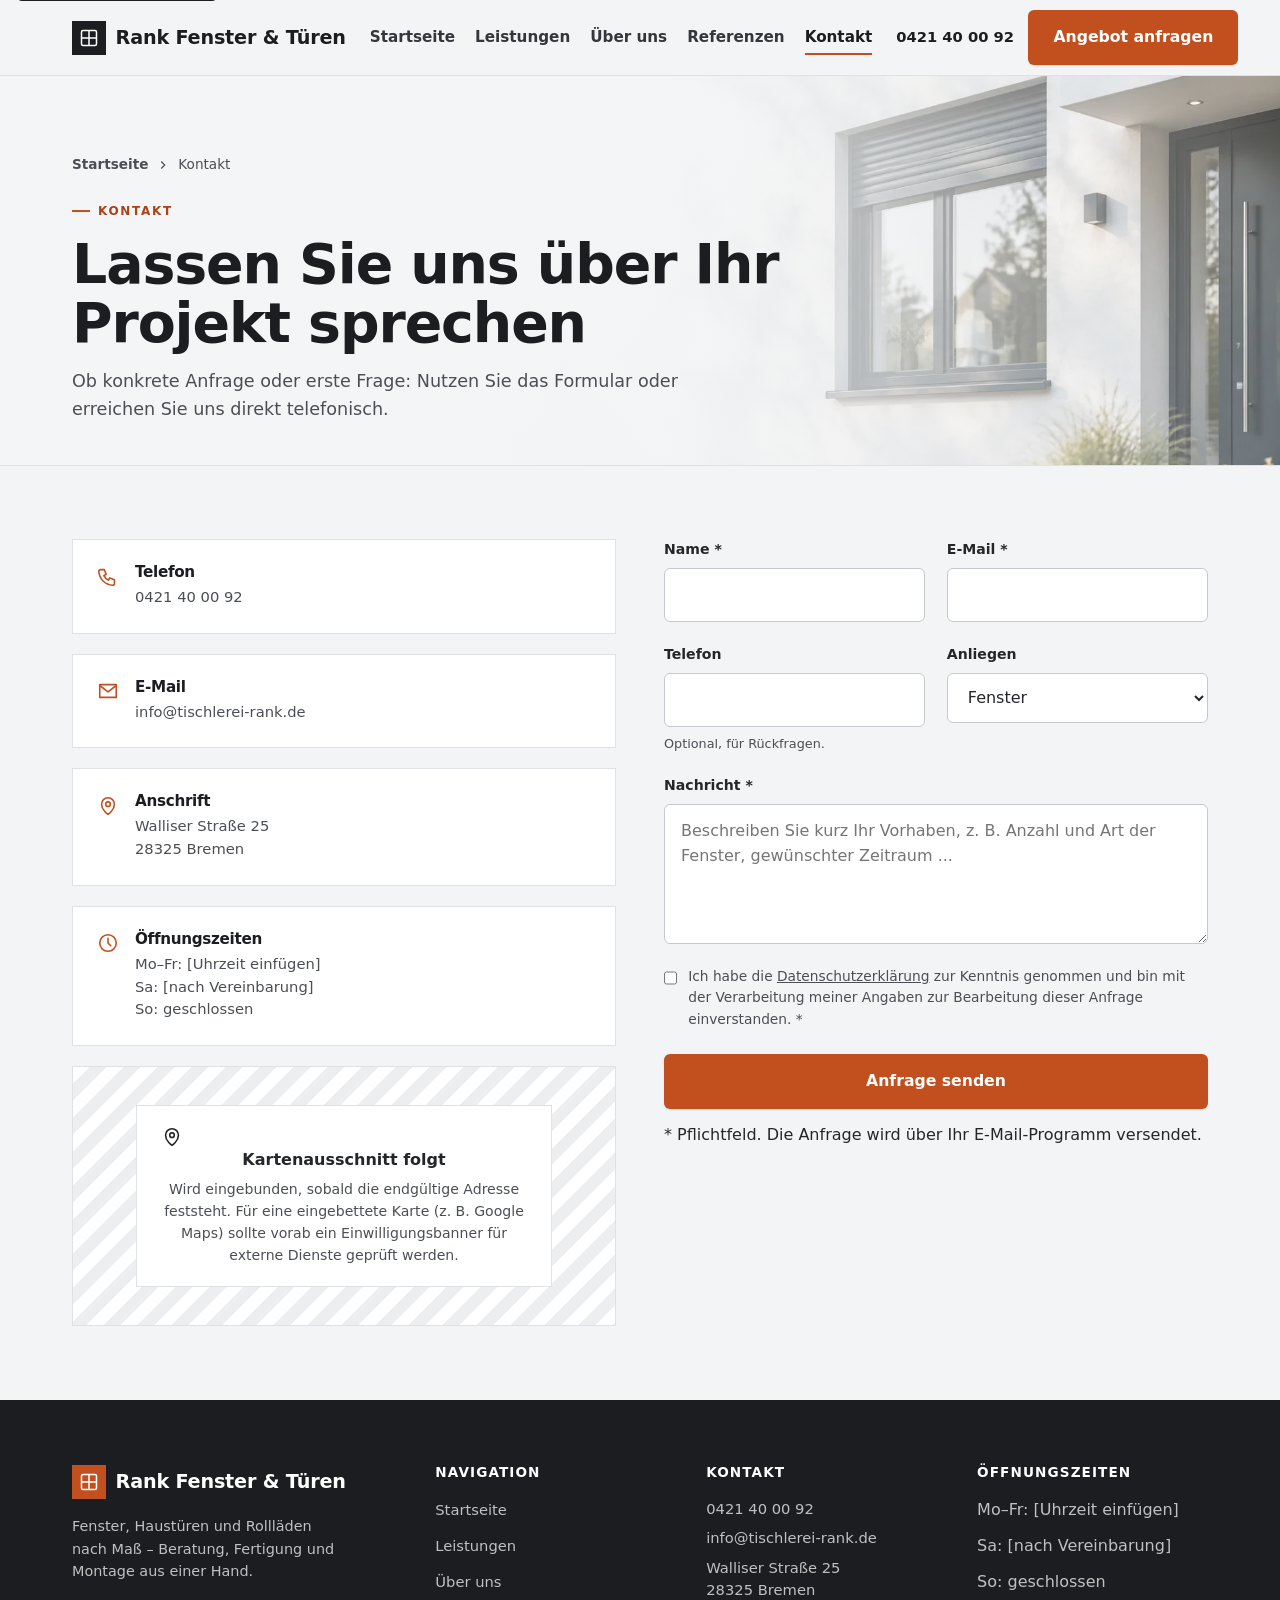
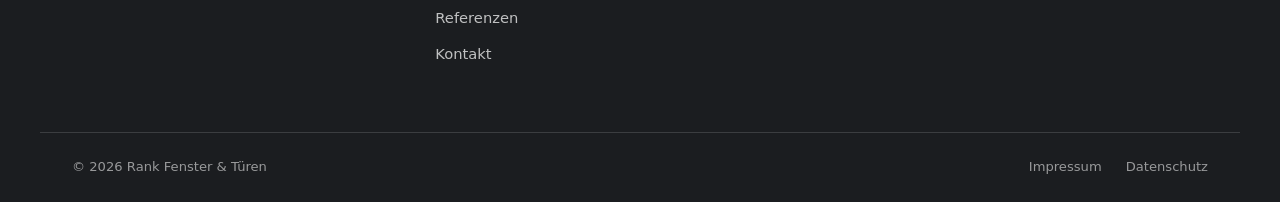
<file: kontakt.html>
<!DOCTYPE html>
<html lang="de">
<head>
<meta charset="UTF-8">
<meta name="viewport" content="width=device-width, initial-scale=1, viewport-fit=cover">
<title>Kontakt – Angebot anfragen | Rank Fenster &amp; Türen</title>
<meta name="description" content="Fordern Sie ein unverbindliches Angebot für Fenster, Haustüren oder Rollläden an – per Formular, Telefon oder E-Mail.">
<link rel="canonical" href="kontakt.html">
<meta name="theme-color" content="#1b1d20">
<meta property="og:type" content="website">
<meta property="og:locale" content="de_DE">
<meta property="og:title" content="Kontakt – Rank Fenster & Türen">
<meta property="og:description" content="Fordern Sie ein unverbindliches Angebot an – per Formular, Telefon oder E-Mail.">
<meta property="og:image" content="assets/img/og-cover.svg">
<link rel="icon" type="image/svg+xml" href="assets/img/favicon.svg">
<link rel="stylesheet" href="assets/css/style.css">
</head>
<body>
<a class="skip-link" href="#main">Zum Inhalt springen</a>

<header class="site-header" data-site-header>
  <div class="container">
    <a href="index.html" class="brand">
      <span class="brand-mark" aria-hidden="true">
        <svg viewBox="0 0 24 24" fill="none"><rect x="2" y="2" width="20" height="20" rx="2" stroke="#fff" stroke-width="2"/><path d="M12 2V22M2 12H22" stroke="#fff" stroke-width="2"/></svg>
      </span>
      <span class="brand-name-full">Rank Fenster &amp; Türen</span>
      <span class="brand-name-short">Rank</span>
    </a>
    <nav class="nav-primary" aria-label="Hauptnavigation">
      <a href="index.html">Startseite</a>
      <a href="leistungen.html">Leistungen</a>
      <a href="ueber-uns.html">Über uns</a>
      <a href="referenzen.html">Referenzen</a>
      <a href="kontakt.html" aria-current="page">Kontakt</a>
    </nav>
    <div class="header-actions">
      <a class="header-phone" href="tel:+49421400092">0421 40 00 92</a>
      <a class="btn btn-primary" href="kontakt.html#formular">Angebot anfragen</a>
      <button class="nav-toggle" data-nav-toggle aria-expanded="false" aria-controls="mobile-nav" aria-label="Menü öffnen">
        <svg class="icon-open" viewBox="0 0 24 24" fill="none" stroke="currentColor" stroke-width="1.75" stroke-linecap="round" aria-hidden="true"><path d="M3 6h18M3 12h18M3 18h18"/></svg>
        <svg class="icon-close" viewBox="0 0 24 24" fill="none" stroke="currentColor" stroke-width="1.75" stroke-linecap="round" aria-hidden="true"><path d="M6 6l12 12M18 6L6 18"/></svg>
      </button>
    </div>
  </div>
</header>

<div class="nav-mobile" id="mobile-nav" data-nav-mobile data-open="false">
  <nav aria-label="Mobile Navigation">
    <a href="index.html">Startseite</a>
    <a href="leistungen.html">Leistungen</a>
    <a href="ueber-uns.html">Über uns</a>
    <a href="referenzen.html">Referenzen</a>
    <a href="kontakt.html" aria-current="page">Kontakt</a>
  </nav>
  <a class="btn btn-primary btn-block" href="kontakt.html#formular">Angebot anfragen</a>
  <div class="nav-mobile-contact">
    <a href="tel:+49421400092">
      <svg viewBox="0 0 24 24" fill="none" stroke="currentColor" stroke-width="1.75" stroke-linecap="round" stroke-linejoin="round" aria-hidden="true"><path d="M4 4h4l2 5-2.5 1.5a11 11 0 0 0 5 5L14 13l5 2v4a2 2 0 0 1-2 2A16 16 0 0 1 2 6a2 2 0 0 1 2-2Z"/></svg>
      0421 40 00 92
    </a>
    <a href="mailto:info@tischlerei-rank.de">
      <svg viewBox="0 0 24 24" fill="none" stroke="currentColor" stroke-width="1.75" stroke-linecap="round" stroke-linejoin="round" aria-hidden="true"><path d="M3 5h18v14H3z"/><path d="m3 6 9 7 9-7"/></svg>
      info@tischlerei-rank.de
    </a>
  </div>
</div>

<main id="main">

  <div class="page-header page-header--photo">
    <div class="container">
      <nav class="breadcrumb" aria-label="Breadcrumb">
        <a href="index.html">Startseite</a>
        <svg viewBox="0 0 24 24" width="14" height="14" fill="none" stroke="currentColor" stroke-width="2" aria-hidden="true"><path d="m9 6 6 6-6 6"/></svg>
        <span aria-current="page">Kontakt</span>
      </nav>
      <p class="eyebrow">Kontakt</p>
      <h1>Lassen Sie uns über Ihr Projekt sprechen</h1>
      <p class="lead">Ob konkrete Anfrage oder erste Frage: Nutzen Sie das Formular oder erreichen Sie uns direkt telefonisch.</p>
    </div>
  </div>

  <section class="section">
    <div class="container">
      <div class="grid grid-2" style="gap:3rem; align-items:start;">

        <!-- KONTAKTINFOS -->
        <div class="stack" style="gap:1.25rem;" data-reveal>
          <h2 class="visually-hidden">Kontaktdaten</h2>
          <div class="contact-cards" style="grid-template-columns:1fr;">
            <div class="contact-card">
              <svg viewBox="0 0 24 24" fill="none" stroke="currentColor" stroke-width="1.75" stroke-linecap="round" stroke-linejoin="round" aria-hidden="true"><path d="M4 4h4l2 5-2.5 1.5a11 11 0 0 0 5 5L14 13l5 2v4a2 2 0 0 1-2 2A16 16 0 0 1 2 6a2 2 0 0 1 2-2Z"/></svg>
              <div>
                <h3>Telefon</h3>
                <a href="tel:+49421400092">0421 40 00 92</a>
              </div>
            </div>
            <div class="contact-card">
              <svg viewBox="0 0 24 24" fill="none" stroke="currentColor" stroke-width="1.75" stroke-linecap="round" stroke-linejoin="round" aria-hidden="true"><path d="M3 5h18v14H3z"/><path d="m3 6 9 7 9-7"/></svg>
              <div>
                <h3>E-Mail</h3>
                <a href="mailto:info@tischlerei-rank.de">info@tischlerei-rank.de</a>
              </div>
            </div>
            <div class="contact-card">
              <svg viewBox="0 0 24 24" fill="none" stroke="currentColor" stroke-width="1.75" stroke-linecap="round" stroke-linejoin="round" aria-hidden="true"><path d="M12 21s-7-4.5-7-11a7 7 0 0 1 14 0c0 6.5-7 11-7 11Z"/><circle cx="12" cy="10" r="2.5"/></svg>
              <div>
                <h3>Anschrift</h3>
                <p>Walliser Straße 25<br>28325 Bremen</p>
              </div>
            </div>
            <div class="contact-card">
              <svg viewBox="0 0 24 24" fill="none" stroke="currentColor" stroke-width="1.75" stroke-linecap="round" stroke-linejoin="round" aria-hidden="true"><circle cx="12" cy="12" r="9"/><path d="M12 7v5l3 3"/></svg>
              <div>
                <h3>Öffnungszeiten</h3>
                <p>Mo–Fr: [Uhrzeit einfügen]<br>Sa: [nach Vereinbarung]<br>So: geschlossen</p>
              </div>
            </div>
          </div>

          <div class="map-placeholder">
            <div class="map-placeholder-inner">
              <svg viewBox="0 0 24 24" width="22" height="22" fill="none" stroke="currentColor" stroke-width="1.75" stroke-linecap="round" stroke-linejoin="round" aria-hidden="true"><path d="M12 21s-7-4.5-7-11a7 7 0 0 1 14 0c0 6.5-7 11-7 11Z"/><circle cx="12" cy="10" r="2.5"/></svg>
              <strong>Kartenausschnitt folgt</strong>
              <p>Wird eingebunden, sobald die endgültige Adresse feststeht. Für eine eingebettete Karte (z.&nbsp;B. Google Maps) sollte vorab ein Einwilligungsbanner für externe Dienste geprüft werden.</p>
            </div>
          </div>
        </div>

        <!-- FORMULAR -->
        <div id="formular" data-reveal>
          <h2 class="visually-hidden">Kontaktformular</h2>
          <form data-contact-form data-to-email="info@tischlerei-rank.de" novalidate>
            <div class="form-grid form-grid--2">
              <div class="field">
                <label for="name">Name *</label>
                <input type="text" id="name" name="name" autocomplete="name" required>
                <span class="field-error">Bitte geben Sie Ihren Namen ein.</span>
              </div>
              <div class="field">
                <label for="email">E-Mail *</label>
                <input type="email" id="email" name="email" autocomplete="email" required>
                <span class="field-error">Bitte geben Sie eine gültige E-Mail-Adresse ein.</span>
              </div>
              <div class="field">
                <label for="phone">Telefon</label>
                <input type="tel" id="phone" name="phone" autocomplete="tel" inputmode="tel">
                <span class="hint">Optional, für Rückfragen.</span>
              </div>
              <div class="field">
                <label for="topic">Anliegen</label>
                <select id="topic" name="topic">
                  <option value="Fenster">Fenster</option>
                  <option value="Haustüren">Haustüren</option>
                  <option value="Rollläden & Sonnenschutz">Rollläden &amp; Sonnenschutz</option>
                  <option value="Montage & Service">Montage &amp; Service</option>
                  <option value="Sonstiges">Sonstiges</option>
                </select>
              </div>
            </div>
            <div class="field" style="margin-top:1.35rem;">
              <label for="message">Nachricht *</label>
              <textarea id="message" name="message" required placeholder="Beschreiben Sie kurz Ihr Vorhaben, z. B. Anzahl und Art der Fenster, gewünschter Zeitraum ..."></textarea>
              <span class="field-error">Bitte beschreiben Sie Ihr Anliegen etwas ausführlicher.</span>
            </div>
            <label class="consent" style="margin-top:1.35rem;">
              <input type="checkbox" data-consent required>
              <span>Ich habe die <a href="datenschutz.html" style="text-decoration:underline;">Datenschutzerklärung</a> zur Kenntnis genommen und bin mit der Verarbeitung meiner Angaben zur Bearbeitung dieser Anfrage einverstanden. *</span>
            </label>
            <button type="submit" class="btn btn-primary btn-block" style="margin-top:1.5rem;">Anfrage senden</button>
            <p class="hint" style="margin-top:0.85rem;">* Pflichtfeld. Die Anfrage wird über Ihr E-Mail-Programm versendet.</p>
            <div class="form-status" role="status" aria-live="polite" data-form-status></div>
          </form>
        </div>

      </div>
    </div>
  </section>

</main>

<footer class="site-footer">
  <div class="container footer-grid">
    <div class="footer-brand">
      <a href="index.html" class="brand">
        <span class="brand-mark" aria-hidden="true">
          <svg viewBox="0 0 24 24" fill="none"><rect x="2" y="2" width="20" height="20" rx="2" stroke="#fff" stroke-width="2"/><path d="M12 2V22M2 12H22" stroke="#fff" stroke-width="2"/></svg>
        </span>
        <span>Rank Fenster &amp; Türen</span>
      </a>
      <p>Fenster, Haustüren und Rollläden nach Maß – Beratung, Fertigung und Montage aus einer Hand.</p>
    </div>
    <div class="footer-col">
      <h3>Navigation</h3>
      <ul>
        <li><a href="index.html">Startseite</a></li>
        <li><a href="leistungen.html">Leistungen</a></li>
        <li><a href="ueber-uns.html">Über uns</a></li>
        <li><a href="referenzen.html">Referenzen</a></li>
        <li><a href="kontakt.html">Kontakt</a></li>
      </ul>
    </div>
    <div class="footer-col">
      <h3>Kontakt</h3>
      <address>
        <a href="tel:+49421400092">0421 40 00 92</a>
        <a href="mailto:info@tischlerei-rank.de">info@tischlerei-rank.de</a>
        <span>Walliser Straße 25<br>28325 Bremen</span>
      </address>
    </div>
    <div class="footer-col">
      <h3>Öffnungszeiten</h3>
      <ul>
        <li>Mo–Fr: [Uhrzeit einfügen]</li>
        <li>Sa: [nach Vereinbarung]</li>
        <li>So: geschlossen</li>
      </ul>
    </div>
  </div>
  <div class="container footer-bottom">
    <span>&copy; <span data-current-year>2026</span> Rank Fenster &amp; Türen</span>
    <ul>
      <li><a href="impressum.html">Impressum</a></li>
      <li><a href="datenschutz.html">Datenschutz</a></li>
    </ul>
  </div>
</footer>

<script src="assets/js/main.js"></script>
</body>
</html>
</file>
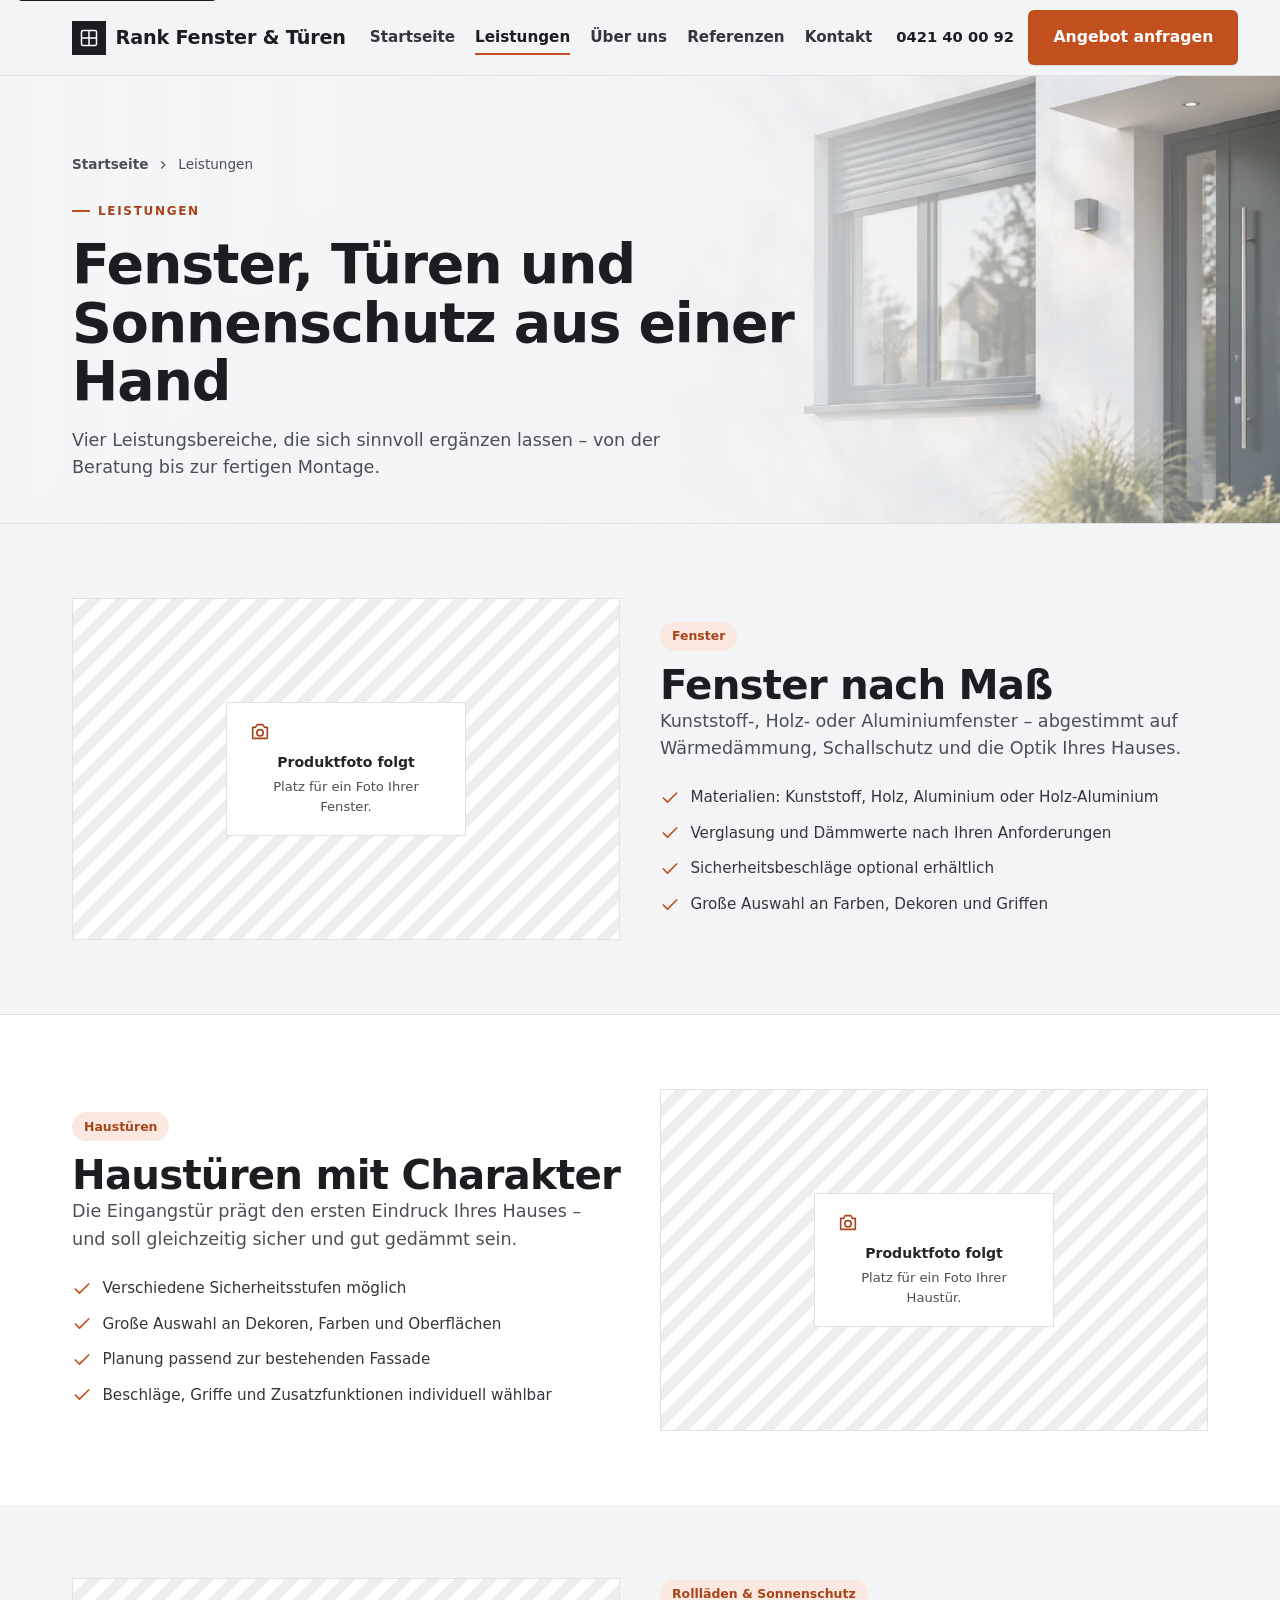
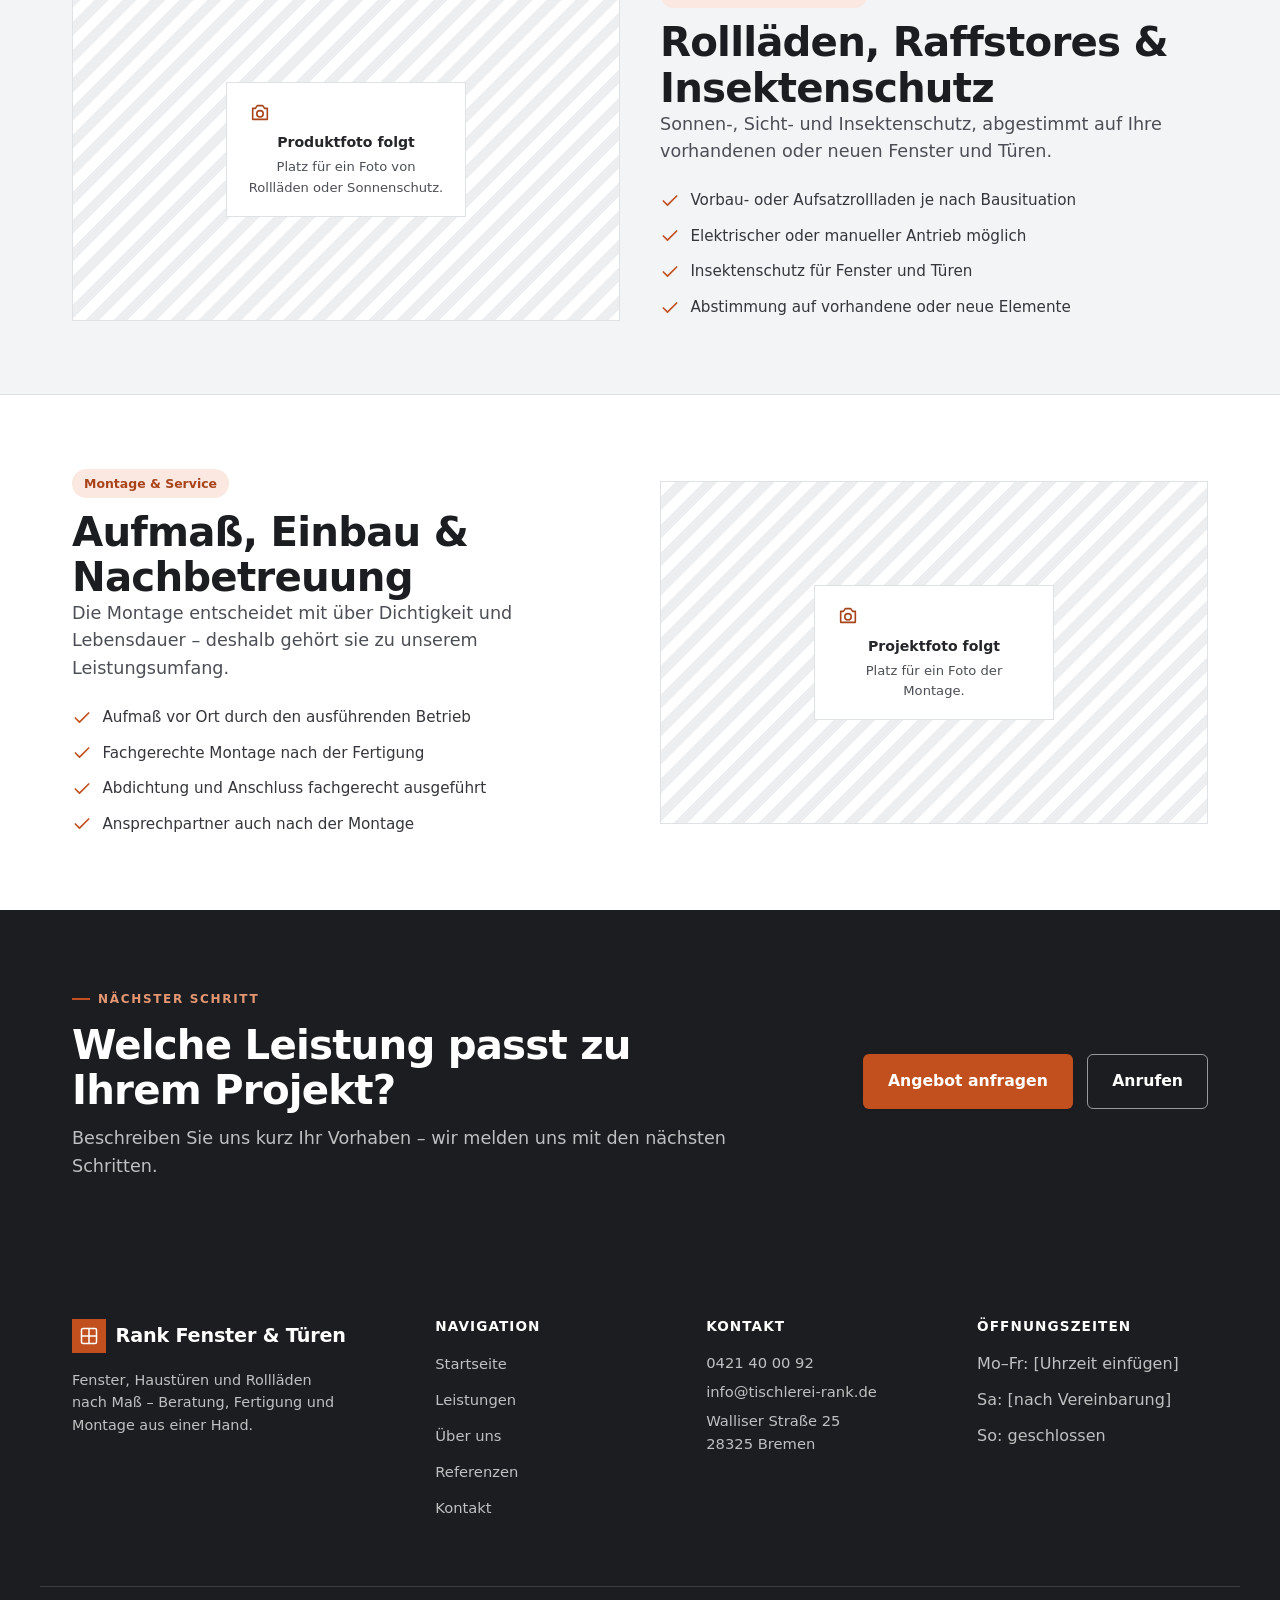
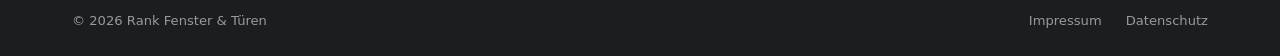
<file: leistungen.html>
<!DOCTYPE html>
<html lang="de">
<head>
<meta charset="UTF-8">
<meta name="viewport" content="width=device-width, initial-scale=1, viewport-fit=cover">
<title>Leistungen – Fenster, Haustüren, Rollläden &amp; Montage | Rank Fenster &amp; Türen</title>
<meta name="description" content="Fenster, Haustüren, Rollläden und Sonnenschutz sowie Montage & Service – ein Überblick über die Leistungen von Rank Fenster & Türen.">
<link rel="canonical" href="leistungen.html">
<meta name="theme-color" content="#1b1d20">
<meta property="og:type" content="website">
<meta property="og:locale" content="de_DE">
<meta property="og:title" content="Leistungen – Rank Fenster & Türen">
<meta property="og:description" content="Fenster, Haustüren, Rollläden und Montage – ein Überblick über unsere Leistungen.">
<meta property="og:image" content="assets/img/og-cover.svg">
<link rel="icon" type="image/svg+xml" href="assets/img/favicon.svg">
<link rel="stylesheet" href="assets/css/style.css">
</head>
<body>
<a class="skip-link" href="#main">Zum Inhalt springen</a>

<header class="site-header" data-site-header>
  <div class="container">
    <a href="index.html" class="brand">
      <span class="brand-mark" aria-hidden="true">
        <svg viewBox="0 0 24 24" fill="none"><rect x="2" y="2" width="20" height="20" rx="2" stroke="#fff" stroke-width="2"/><path d="M12 2V22M2 12H22" stroke="#fff" stroke-width="2"/></svg>
      </span>
      <span class="brand-name-full">Rank Fenster &amp; Türen</span>
      <span class="brand-name-short">Rank</span>
    </a>
    <nav class="nav-primary" aria-label="Hauptnavigation">
      <a href="index.html">Startseite</a>
      <a href="leistungen.html" aria-current="page">Leistungen</a>
      <a href="ueber-uns.html">Über uns</a>
      <a href="referenzen.html">Referenzen</a>
      <a href="kontakt.html">Kontakt</a>
    </nav>
    <div class="header-actions">
      <a class="header-phone" href="tel:+49421400092">0421 40 00 92</a>
      <a class="btn btn-primary" href="kontakt.html">Angebot anfragen</a>
      <button class="nav-toggle" data-nav-toggle aria-expanded="false" aria-controls="mobile-nav" aria-label="Menü öffnen">
        <svg class="icon-open" viewBox="0 0 24 24" fill="none" stroke="currentColor" stroke-width="1.75" stroke-linecap="round" aria-hidden="true"><path d="M3 6h18M3 12h18M3 18h18"/></svg>
        <svg class="icon-close" viewBox="0 0 24 24" fill="none" stroke="currentColor" stroke-width="1.75" stroke-linecap="round" aria-hidden="true"><path d="M6 6l12 12M18 6L6 18"/></svg>
      </button>
    </div>
  </div>
</header>

<div class="nav-mobile" id="mobile-nav" data-nav-mobile data-open="false">
  <nav aria-label="Mobile Navigation">
    <a href="index.html">Startseite</a>
    <a href="leistungen.html" aria-current="page">Leistungen</a>
    <a href="ueber-uns.html">Über uns</a>
    <a href="referenzen.html">Referenzen</a>
    <a href="kontakt.html">Kontakt</a>
  </nav>
  <a class="btn btn-primary btn-block" href="kontakt.html">Angebot anfragen</a>
  <div class="nav-mobile-contact">
    <a href="tel:+49421400092">
      <svg viewBox="0 0 24 24" fill="none" stroke="currentColor" stroke-width="1.75" stroke-linecap="round" stroke-linejoin="round" aria-hidden="true"><path d="M4 4h4l2 5-2.5 1.5a11 11 0 0 0 5 5L14 13l5 2v4a2 2 0 0 1-2 2A16 16 0 0 1 2 6a2 2 0 0 1 2-2Z"/></svg>
      0421 40 00 92
    </a>
    <a href="mailto:info@tischlerei-rank.de">
      <svg viewBox="0 0 24 24" fill="none" stroke="currentColor" stroke-width="1.75" stroke-linecap="round" stroke-linejoin="round" aria-hidden="true"><path d="M3 5h18v14H3z"/><path d="m3 6 9 7 9-7"/></svg>
      info@tischlerei-rank.de
    </a>
  </div>
</div>

<main id="main">

  <div class="page-header page-header--photo">
    <div class="container">
      <nav class="breadcrumb" aria-label="Breadcrumb">
        <a href="index.html">Startseite</a>
        <svg viewBox="0 0 24 24" width="14" height="14" fill="none" stroke="currentColor" stroke-width="2" aria-hidden="true"><path d="m9 6 6 6-6 6"/></svg>
        <span aria-current="page">Leistungen</span>
      </nav>
      <p class="eyebrow">Leistungen</p>
      <h1>Fenster, Türen und Sonnenschutz aus einer Hand</h1>
      <p class="lead">Vier Leistungsbereiche, die sich sinnvoll ergänzen lassen – von der Beratung bis zur fertigen Montage.</p>
    </div>
  </div>

  <!-- FENSTER -->
  <section class="section" id="fenster">
    <div class="container">
      <div class="detail-row" data-reveal>
        <div class="detail-row-media">
          <div class="photo-placeholder photo-placeholder--wide">
            <div class="photo-placeholder-card">
              <svg viewBox="0 0 24 24" fill="none" stroke="currentColor" stroke-width="1.75" stroke-linecap="round" stroke-linejoin="round" aria-hidden="true"><path d="M4 8h3l2-3h6l2 3h3v12H4Z"/><circle cx="12" cy="14" r="3.5"/></svg>
              <p><strong>Produktfoto folgt</strong>Platz für ein Foto Ihrer Fenster.</p>
            </div>
          </div>
        </div>
        <div class="detail-row-body">
          <span class="tag">Fenster</span>
          <h2 style="margin-top:0.75rem;">Fenster nach Maß</h2>
          <p class="lead">Kunststoff-, Holz- oder Aluminiumfenster – abgestimmt auf Wärmedämmung, Schallschutz und die Optik Ihres Hauses.</p>
          <ul>
            <li>
              <svg viewBox="0 0 24 24" fill="none" stroke="currentColor" stroke-width="2" stroke-linecap="round" stroke-linejoin="round" aria-hidden="true"><path d="M20 6 9 17l-5-5"/></svg>
              Materialien: Kunststoff, Holz, Aluminium oder Holz-Aluminium
            </li>
            <li>
              <svg viewBox="0 0 24 24" fill="none" stroke="currentColor" stroke-width="2" stroke-linecap="round" stroke-linejoin="round" aria-hidden="true"><path d="M20 6 9 17l-5-5"/></svg>
              Verglasung und Dämmwerte nach Ihren Anforderungen
            </li>
            <li>
              <svg viewBox="0 0 24 24" fill="none" stroke="currentColor" stroke-width="2" stroke-linecap="round" stroke-linejoin="round" aria-hidden="true"><path d="M20 6 9 17l-5-5"/></svg>
              Sicherheitsbeschläge optional erhältlich
            </li>
            <li>
              <svg viewBox="0 0 24 24" fill="none" stroke="currentColor" stroke-width="2" stroke-linecap="round" stroke-linejoin="round" aria-hidden="true"><path d="M20 6 9 17l-5-5"/></svg>
              Große Auswahl an Farben, Dekoren und Griffen
            </li>
          </ul>
        </div>
      </div>
    </div>
  </section>

  <!-- HAUSTÜREN -->
  <section class="section section--surface section--border-t" id="haustueren">
    <div class="container">
      <div class="detail-row detail-row--reverse" data-reveal>
        <div class="detail-row-media">
          <div class="photo-placeholder photo-placeholder--wide">
            <div class="photo-placeholder-card">
              <svg viewBox="0 0 24 24" fill="none" stroke="currentColor" stroke-width="1.75" stroke-linecap="round" stroke-linejoin="round" aria-hidden="true"><path d="M4 8h3l2-3h6l2 3h3v12H4Z"/><circle cx="12" cy="14" r="3.5"/></svg>
              <p><strong>Produktfoto folgt</strong>Platz für ein Foto Ihrer Haustür.</p>
            </div>
          </div>
        </div>
        <div class="detail-row-body">
          <span class="tag">Haustüren</span>
          <h2 style="margin-top:0.75rem;">Haustüren mit Charakter</h2>
          <p class="lead">Die Eingangstür prägt den ersten Eindruck Ihres Hauses – und soll gleichzeitig sicher und gut gedämmt sein.</p>
          <ul>
            <li>
              <svg viewBox="0 0 24 24" fill="none" stroke="currentColor" stroke-width="2" stroke-linecap="round" stroke-linejoin="round" aria-hidden="true"><path d="M20 6 9 17l-5-5"/></svg>
              Verschiedene Sicherheitsstufen möglich
            </li>
            <li>
              <svg viewBox="0 0 24 24" fill="none" stroke="currentColor" stroke-width="2" stroke-linecap="round" stroke-linejoin="round" aria-hidden="true"><path d="M20 6 9 17l-5-5"/></svg>
              Große Auswahl an Dekoren, Farben und Oberflächen
            </li>
            <li>
              <svg viewBox="0 0 24 24" fill="none" stroke="currentColor" stroke-width="2" stroke-linecap="round" stroke-linejoin="round" aria-hidden="true"><path d="M20 6 9 17l-5-5"/></svg>
              Planung passend zur bestehenden Fassade
            </li>
            <li>
              <svg viewBox="0 0 24 24" fill="none" stroke="currentColor" stroke-width="2" stroke-linecap="round" stroke-linejoin="round" aria-hidden="true"><path d="M20 6 9 17l-5-5"/></svg>
              Beschläge, Griffe und Zusatzfunktionen individuell wählbar
            </li>
          </ul>
        </div>
      </div>
    </div>
  </section>

  <!-- ROLLLÄDEN -->
  <section class="section" id="rollladen">
    <div class="container">
      <div class="detail-row" data-reveal>
        <div class="detail-row-media">
          <div class="photo-placeholder photo-placeholder--wide">
            <div class="photo-placeholder-card">
              <svg viewBox="0 0 24 24" fill="none" stroke="currentColor" stroke-width="1.75" stroke-linecap="round" stroke-linejoin="round" aria-hidden="true"><path d="M4 8h3l2-3h6l2 3h3v12H4Z"/><circle cx="12" cy="14" r="3.5"/></svg>
              <p><strong>Produktfoto folgt</strong>Platz für ein Foto von Rollläden oder Sonnenschutz.</p>
            </div>
          </div>
        </div>
        <div class="detail-row-body">
          <span class="tag">Rollläden &amp; Sonnenschutz</span>
          <h2 style="margin-top:0.75rem;">Rollläden, Raffstores &amp; Insektenschutz</h2>
          <p class="lead">Sonnen-, Sicht- und Insektenschutz, abgestimmt auf Ihre vorhandenen oder neuen Fenster und Türen.</p>
          <ul>
            <li>
              <svg viewBox="0 0 24 24" fill="none" stroke="currentColor" stroke-width="2" stroke-linecap="round" stroke-linejoin="round" aria-hidden="true"><path d="M20 6 9 17l-5-5"/></svg>
              Vorbau- oder Aufsatzrollladen je nach Bausituation
            </li>
            <li>
              <svg viewBox="0 0 24 24" fill="none" stroke="currentColor" stroke-width="2" stroke-linecap="round" stroke-linejoin="round" aria-hidden="true"><path d="M20 6 9 17l-5-5"/></svg>
              Elektrischer oder manueller Antrieb möglich
            </li>
            <li>
              <svg viewBox="0 0 24 24" fill="none" stroke="currentColor" stroke-width="2" stroke-linecap="round" stroke-linejoin="round" aria-hidden="true"><path d="M20 6 9 17l-5-5"/></svg>
              Insektenschutz für Fenster und Türen
            </li>
            <li>
              <svg viewBox="0 0 24 24" fill="none" stroke="currentColor" stroke-width="2" stroke-linecap="round" stroke-linejoin="round" aria-hidden="true"><path d="M20 6 9 17l-5-5"/></svg>
              Abstimmung auf vorhandene oder neue Elemente
            </li>
          </ul>
        </div>
      </div>
    </div>
  </section>

  <!-- MONTAGE -->
  <section class="section section--surface section--border-t" id="montage">
    <div class="container">
      <div class="detail-row detail-row--reverse" data-reveal>
        <div class="detail-row-media">
          <div class="photo-placeholder photo-placeholder--wide">
            <div class="photo-placeholder-card">
              <svg viewBox="0 0 24 24" fill="none" stroke="currentColor" stroke-width="1.75" stroke-linecap="round" stroke-linejoin="round" aria-hidden="true"><path d="M4 8h3l2-3h6l2 3h3v12H4Z"/><circle cx="12" cy="14" r="3.5"/></svg>
              <p><strong>Projektfoto folgt</strong>Platz für ein Foto der Montage.</p>
            </div>
          </div>
        </div>
        <div class="detail-row-body">
          <span class="tag">Montage &amp; Service</span>
          <h2 style="margin-top:0.75rem;">Aufmaß, Einbau &amp; Nachbetreuung</h2>
          <p class="lead">Die Montage entscheidet mit über Dichtigkeit und Lebensdauer – deshalb gehört sie zu unserem Leistungsumfang.</p>
          <ul>
            <li>
              <svg viewBox="0 0 24 24" fill="none" stroke="currentColor" stroke-width="2" stroke-linecap="round" stroke-linejoin="round" aria-hidden="true"><path d="M20 6 9 17l-5-5"/></svg>
              Aufmaß vor Ort durch den ausführenden Betrieb
            </li>
            <li>
              <svg viewBox="0 0 24 24" fill="none" stroke="currentColor" stroke-width="2" stroke-linecap="round" stroke-linejoin="round" aria-hidden="true"><path d="M20 6 9 17l-5-5"/></svg>
              Fachgerechte Montage nach der Fertigung
            </li>
            <li>
              <svg viewBox="0 0 24 24" fill="none" stroke="currentColor" stroke-width="2" stroke-linecap="round" stroke-linejoin="round" aria-hidden="true"><path d="M20 6 9 17l-5-5"/></svg>
              Abdichtung und Anschluss fachgerecht ausgeführt
            </li>
            <li>
              <svg viewBox="0 0 24 24" fill="none" stroke="currentColor" stroke-width="2" stroke-linecap="round" stroke-linejoin="round" aria-hidden="true"><path d="M20 6 9 17l-5-5"/></svg>
              Ansprechpartner auch nach der Montage
            </li>
          </ul>
        </div>
      </div>
    </div>
  </section>

  <!-- CTA BAND -->
  <section class="section section--dark" data-reveal>
    <div class="container cta-band">
      <div>
        <p class="eyebrow">Nächster Schritt</p>
        <h2>Welche Leistung passt zu Ihrem Projekt?</h2>
        <p class="lead" style="margin-top:0.75rem;">Beschreiben Sie uns kurz Ihr Vorhaben – wir melden uns mit den nächsten Schritten.</p>
      </div>
      <div class="cta-band-actions">
        <a class="btn btn-primary" href="kontakt.html#formular">Angebot anfragen</a>
        <a class="btn btn-secondary" href="tel:+49421400092">Anrufen</a>
      </div>
    </div>
  </section>

</main>

<footer class="site-footer">
  <div class="container footer-grid">
    <div class="footer-brand">
      <a href="index.html" class="brand">
        <span class="brand-mark" aria-hidden="true">
          <svg viewBox="0 0 24 24" fill="none"><rect x="2" y="2" width="20" height="20" rx="2" stroke="#fff" stroke-width="2"/><path d="M12 2V22M2 12H22" stroke="#fff" stroke-width="2"/></svg>
        </span>
        <span>Rank Fenster &amp; Türen</span>
      </a>
      <p>Fenster, Haustüren und Rollläden nach Maß – Beratung, Fertigung und Montage aus einer Hand.</p>
    </div>
    <div class="footer-col">
      <h3>Navigation</h3>
      <ul>
        <li><a href="index.html">Startseite</a></li>
        <li><a href="leistungen.html">Leistungen</a></li>
        <li><a href="ueber-uns.html">Über uns</a></li>
        <li><a href="referenzen.html">Referenzen</a></li>
        <li><a href="kontakt.html">Kontakt</a></li>
      </ul>
    </div>
    <div class="footer-col">
      <h3>Kontakt</h3>
      <address>
        <a href="tel:+49421400092">0421 40 00 92</a>
        <a href="mailto:info@tischlerei-rank.de">info@tischlerei-rank.de</a>
        <span>Walliser Straße 25<br>28325 Bremen</span>
      </address>
    </div>
    <div class="footer-col">
      <h3>Öffnungszeiten</h3>
      <ul>
        <li>Mo–Fr: [Uhrzeit einfügen]</li>
        <li>Sa: [nach Vereinbarung]</li>
        <li>So: geschlossen</li>
      </ul>
    </div>
  </div>
  <div class="container footer-bottom">
    <span>&copy; <span data-current-year>2026</span> Rank Fenster &amp; Türen</span>
    <ul>
      <li><a href="impressum.html">Impressum</a></li>
      <li><a href="datenschutz.html">Datenschutz</a></li>
    </ul>
  </div>
</footer>

<script src="assets/js/main.js"></script>
</body>
</html>
</file>
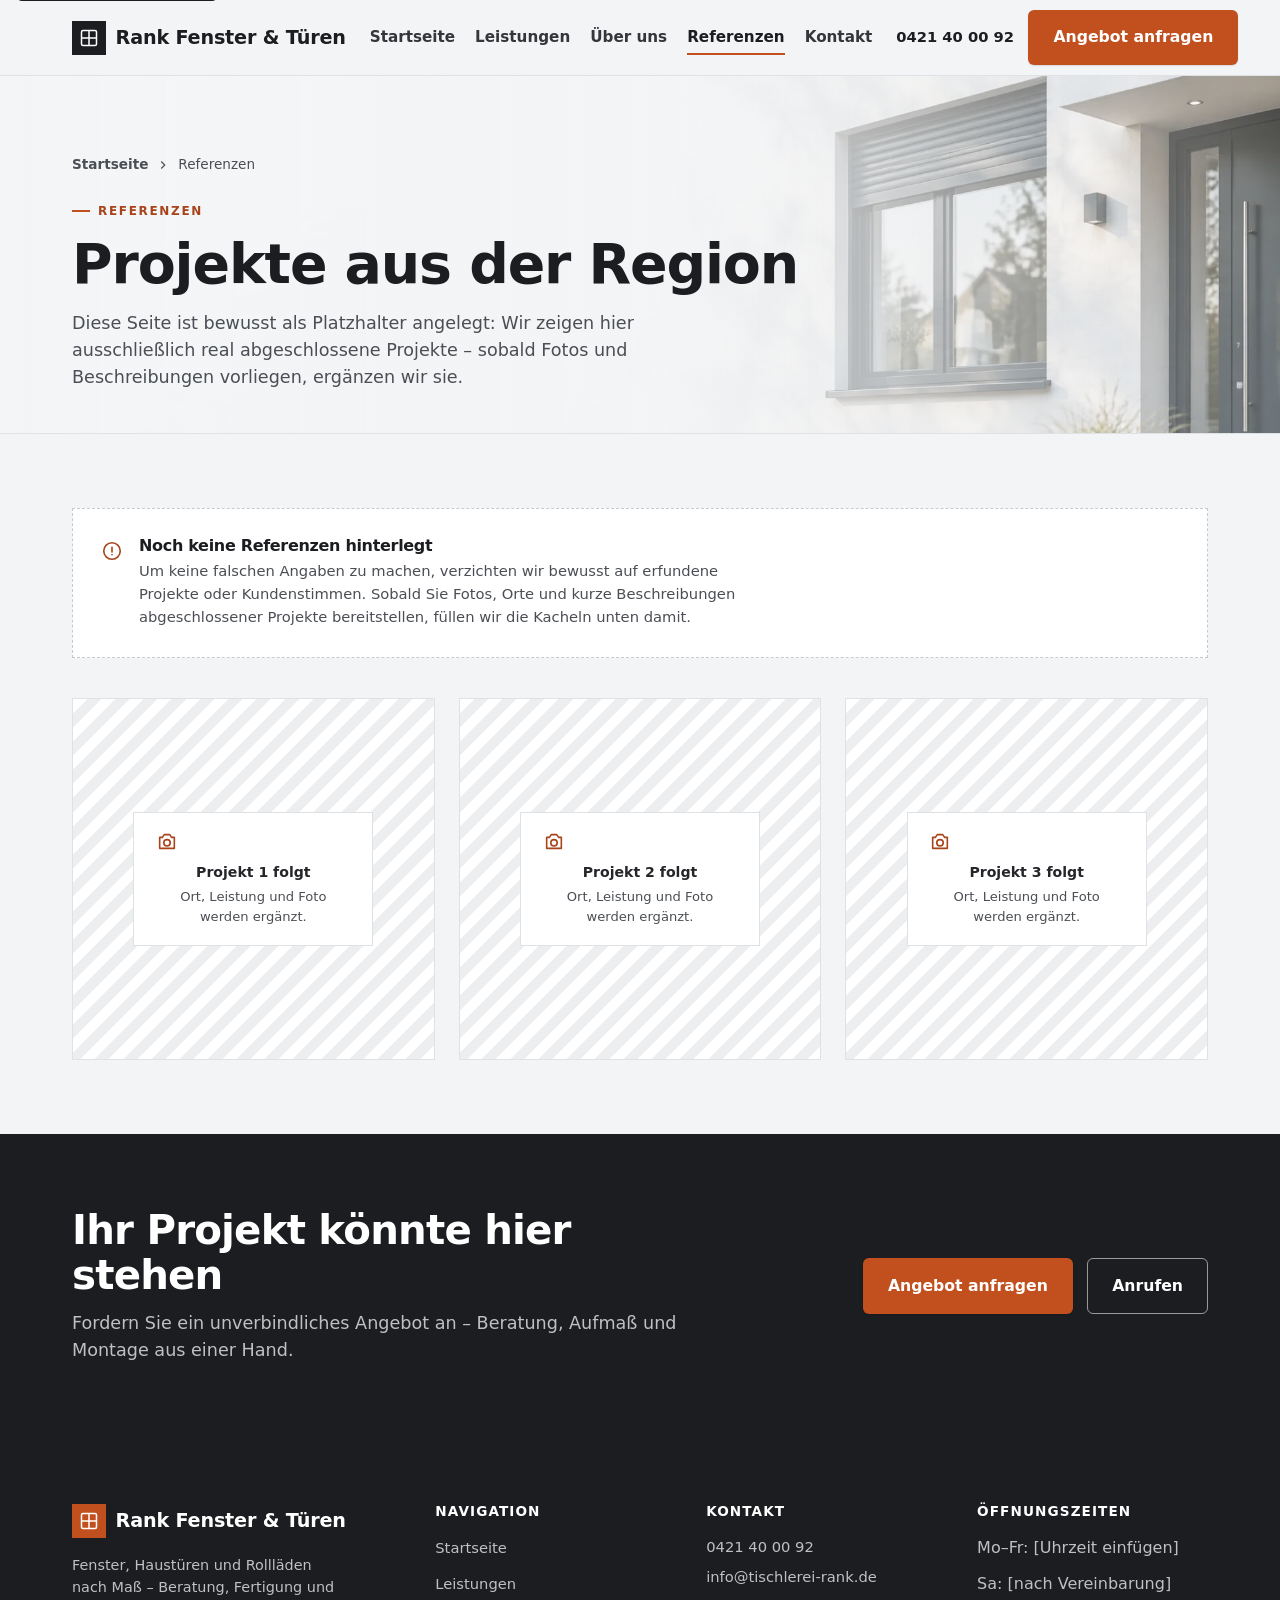
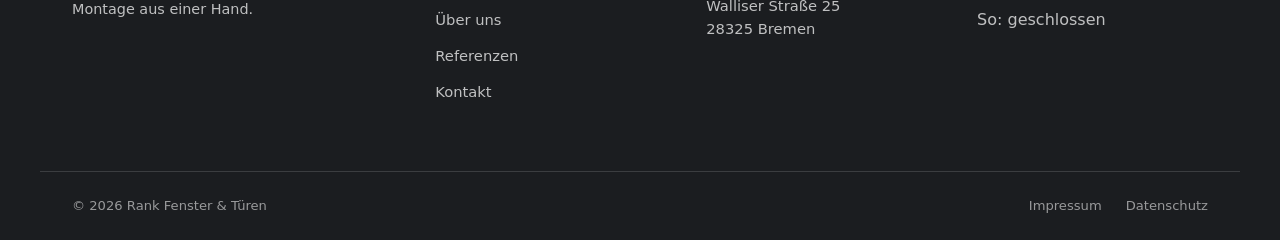
<file: referenzen.html>
<!DOCTYPE html>
<html lang="de">
<head>
<meta charset="UTF-8">
<meta name="viewport" content="width=device-width, initial-scale=1, viewport-fit=cover">
<title>Referenzen – Rank Fenster &amp; Türen</title>
<meta name="description" content="Abgeschlossene Projekte von Rank Fenster & Türen – diese Seite wird laufend mit Referenzen aus der Region ergänzt.">
<link rel="canonical" href="referenzen.html">
<meta name="theme-color" content="#1b1d20">
<meta property="og:type" content="website">
<meta property="og:locale" content="de_DE">
<meta property="og:title" content="Referenzen – Rank Fenster & Türen">
<meta property="og:description" content="Abgeschlossene Projekte von Rank Fenster & Türen.">
<meta property="og:image" content="assets/img/og-cover.svg">
<link rel="icon" type="image/svg+xml" href="assets/img/favicon.svg">
<link rel="stylesheet" href="assets/css/style.css">
</head>
<body>
<a class="skip-link" href="#main">Zum Inhalt springen</a>

<header class="site-header" data-site-header>
  <div class="container">
    <a href="index.html" class="brand">
      <span class="brand-mark" aria-hidden="true">
        <svg viewBox="0 0 24 24" fill="none"><rect x="2" y="2" width="20" height="20" rx="2" stroke="#fff" stroke-width="2"/><path d="M12 2V22M2 12H22" stroke="#fff" stroke-width="2"/></svg>
      </span>
      <span class="brand-name-full">Rank Fenster &amp; Türen</span>
      <span class="brand-name-short">Rank</span>
    </a>
    <nav class="nav-primary" aria-label="Hauptnavigation">
      <a href="index.html">Startseite</a>
      <a href="leistungen.html">Leistungen</a>
      <a href="ueber-uns.html">Über uns</a>
      <a href="referenzen.html" aria-current="page">Referenzen</a>
      <a href="kontakt.html">Kontakt</a>
    </nav>
    <div class="header-actions">
      <a class="header-phone" href="tel:+49421400092">0421 40 00 92</a>
      <a class="btn btn-primary" href="kontakt.html">Angebot anfragen</a>
      <button class="nav-toggle" data-nav-toggle aria-expanded="false" aria-controls="mobile-nav" aria-label="Menü öffnen">
        <svg class="icon-open" viewBox="0 0 24 24" fill="none" stroke="currentColor" stroke-width="1.75" stroke-linecap="round" aria-hidden="true"><path d="M3 6h18M3 12h18M3 18h18"/></svg>
        <svg class="icon-close" viewBox="0 0 24 24" fill="none" stroke="currentColor" stroke-width="1.75" stroke-linecap="round" aria-hidden="true"><path d="M6 6l12 12M18 6L6 18"/></svg>
      </button>
    </div>
  </div>
</header>

<div class="nav-mobile" id="mobile-nav" data-nav-mobile data-open="false">
  <nav aria-label="Mobile Navigation">
    <a href="index.html">Startseite</a>
    <a href="leistungen.html">Leistungen</a>
    <a href="ueber-uns.html">Über uns</a>
    <a href="referenzen.html" aria-current="page">Referenzen</a>
    <a href="kontakt.html">Kontakt</a>
  </nav>
  <a class="btn btn-primary btn-block" href="kontakt.html">Angebot anfragen</a>
  <div class="nav-mobile-contact">
    <a href="tel:+49421400092">
      <svg viewBox="0 0 24 24" fill="none" stroke="currentColor" stroke-width="1.75" stroke-linecap="round" stroke-linejoin="round" aria-hidden="true"><path d="M4 4h4l2 5-2.5 1.5a11 11 0 0 0 5 5L14 13l5 2v4a2 2 0 0 1-2 2A16 16 0 0 1 2 6a2 2 0 0 1 2-2Z"/></svg>
      0421 40 00 92
    </a>
    <a href="mailto:info@tischlerei-rank.de">
      <svg viewBox="0 0 24 24" fill="none" stroke="currentColor" stroke-width="1.75" stroke-linecap="round" stroke-linejoin="round" aria-hidden="true"><path d="M3 5h18v14H3z"/><path d="m3 6 9 7 9-7"/></svg>
      info@tischlerei-rank.de
    </a>
  </div>
</div>

<main id="main">

  <div class="page-header page-header--photo">
    <div class="container">
      <nav class="breadcrumb" aria-label="Breadcrumb">
        <a href="index.html">Startseite</a>
        <svg viewBox="0 0 24 24" width="14" height="14" fill="none" stroke="currentColor" stroke-width="2" aria-hidden="true"><path d="m9 6 6 6-6 6"/></svg>
        <span aria-current="page">Referenzen</span>
      </nav>
      <p class="eyebrow">Referenzen</p>
      <h1>Projekte aus der Region</h1>
      <p class="lead">Diese Seite ist bewusst als Platzhalter angelegt: Wir zeigen hier ausschließlich real abgeschlossene Projekte – sobald Fotos und Beschreibungen vorliegen, ergänzen wir sie.</p>
    </div>
  </div>

  <section class="section">
    <div class="container">
      <div class="notice-box" data-reveal>
        <svg viewBox="0 0 24 24" fill="none" stroke="currentColor" stroke-width="1.75" stroke-linecap="round" stroke-linejoin="round" aria-hidden="true"><circle cx="12" cy="12" r="9"/><path d="M12 8v5M12 16h.01"/></svg>
        <div>
          <h2>Noch keine Referenzen hinterlegt</h2>
          <p>Um keine falschen Angaben zu machen, verzichten wir bewusst auf erfundene Projekte oder Kundenstimmen. Sobald Sie Fotos, Orte und kurze Beschreibungen abgeschlossener Projekte bereitstellen, füllen wir die Kacheln unten damit.</p>
        </div>
      </div>

      <div class="grid grid-3" style="margin-top:2.5rem;" data-reveal>
        <div class="photo-placeholder photo-placeholder--square">
          <div class="photo-placeholder-card">
            <svg viewBox="0 0 24 24" fill="none" stroke="currentColor" stroke-width="1.75" stroke-linecap="round" stroke-linejoin="round" aria-hidden="true"><path d="M4 8h3l2-3h6l2 3h3v12H4Z"/><circle cx="12" cy="14" r="3.5"/></svg>
            <p><strong>Projekt 1 folgt</strong>Ort, Leistung und Foto werden ergänzt.</p>
          </div>
        </div>
        <div class="photo-placeholder photo-placeholder--square">
          <div class="photo-placeholder-card">
            <svg viewBox="0 0 24 24" fill="none" stroke="currentColor" stroke-width="1.75" stroke-linecap="round" stroke-linejoin="round" aria-hidden="true"><path d="M4 8h3l2-3h6l2 3h3v12H4Z"/><circle cx="12" cy="14" r="3.5"/></svg>
            <p><strong>Projekt 2 folgt</strong>Ort, Leistung und Foto werden ergänzt.</p>
          </div>
        </div>
        <div class="photo-placeholder photo-placeholder--square">
          <div class="photo-placeholder-card">
            <svg viewBox="0 0 24 24" fill="none" stroke="currentColor" stroke-width="1.75" stroke-linecap="round" stroke-linejoin="round" aria-hidden="true"><path d="M4 8h3l2-3h6l2 3h3v12H4Z"/><circle cx="12" cy="14" r="3.5"/></svg>
            <p><strong>Projekt 3 folgt</strong>Ort, Leistung und Foto werden ergänzt.</p>
          </div>
        </div>
      </div>
    </div>
  </section>

  <!-- CTA BAND -->
  <section class="section section--dark" data-reveal>
    <div class="container cta-band">
      <div>
        <h2>Ihr Projekt könnte hier stehen</h2>
        <p class="lead" style="margin-top:0.75rem;">Fordern Sie ein unverbindliches Angebot an – Beratung, Aufmaß und Montage aus einer Hand.</p>
      </div>
      <div class="cta-band-actions">
        <a class="btn btn-primary" href="kontakt.html#formular">Angebot anfragen</a>
        <a class="btn btn-secondary" href="tel:+49421400092">Anrufen</a>
      </div>
    </div>
  </section>

</main>

<footer class="site-footer">
  <div class="container footer-grid">
    <div class="footer-brand">
      <a href="index.html" class="brand">
        <span class="brand-mark" aria-hidden="true">
          <svg viewBox="0 0 24 24" fill="none"><rect x="2" y="2" width="20" height="20" rx="2" stroke="#fff" stroke-width="2"/><path d="M12 2V22M2 12H22" stroke="#fff" stroke-width="2"/></svg>
        </span>
        <span>Rank Fenster &amp; Türen</span>
      </a>
      <p>Fenster, Haustüren und Rollläden nach Maß – Beratung, Fertigung und Montage aus einer Hand.</p>
    </div>
    <div class="footer-col">
      <h3>Navigation</h3>
      <ul>
        <li><a href="index.html">Startseite</a></li>
        <li><a href="leistungen.html">Leistungen</a></li>
        <li><a href="ueber-uns.html">Über uns</a></li>
        <li><a href="referenzen.html">Referenzen</a></li>
        <li><a href="kontakt.html">Kontakt</a></li>
      </ul>
    </div>
    <div class="footer-col">
      <h3>Kontakt</h3>
      <address>
        <a href="tel:+49421400092">0421 40 00 92</a>
        <a href="mailto:info@tischlerei-rank.de">info@tischlerei-rank.de</a>
        <span>Walliser Straße 25<br>28325 Bremen</span>
      </address>
    </div>
    <div class="footer-col">
      <h3>Öffnungszeiten</h3>
      <ul>
        <li>Mo–Fr: [Uhrzeit einfügen]</li>
        <li>Sa: [nach Vereinbarung]</li>
        <li>So: geschlossen</li>
      </ul>
    </div>
  </div>
  <div class="container footer-bottom">
    <span>&copy; <span data-current-year>2026</span> Rank Fenster &amp; Türen</span>
    <ul>
      <li><a href="impressum.html">Impressum</a></li>
      <li><a href="datenschutz.html">Datenschutz</a></li>
    </ul>
  </div>
</footer>

<script src="assets/js/main.js"></script>
</body>
</html>
</file>
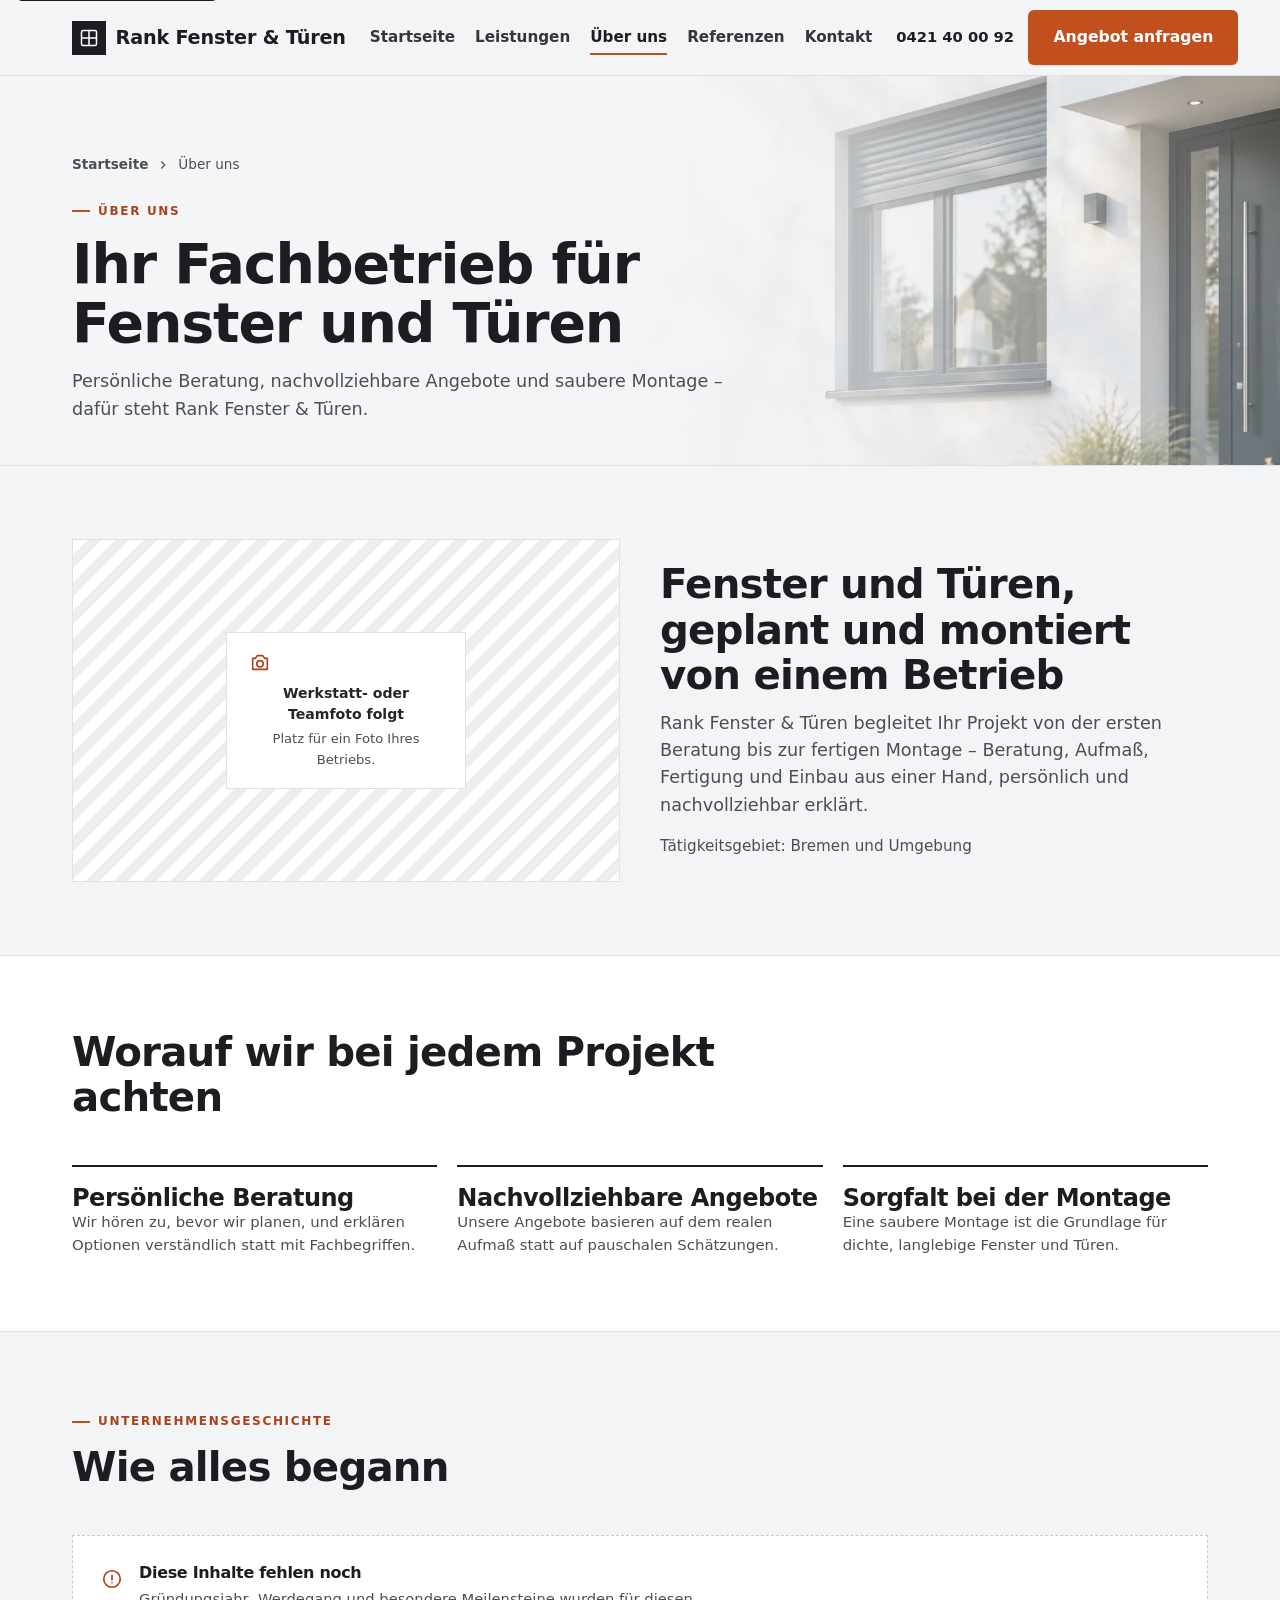
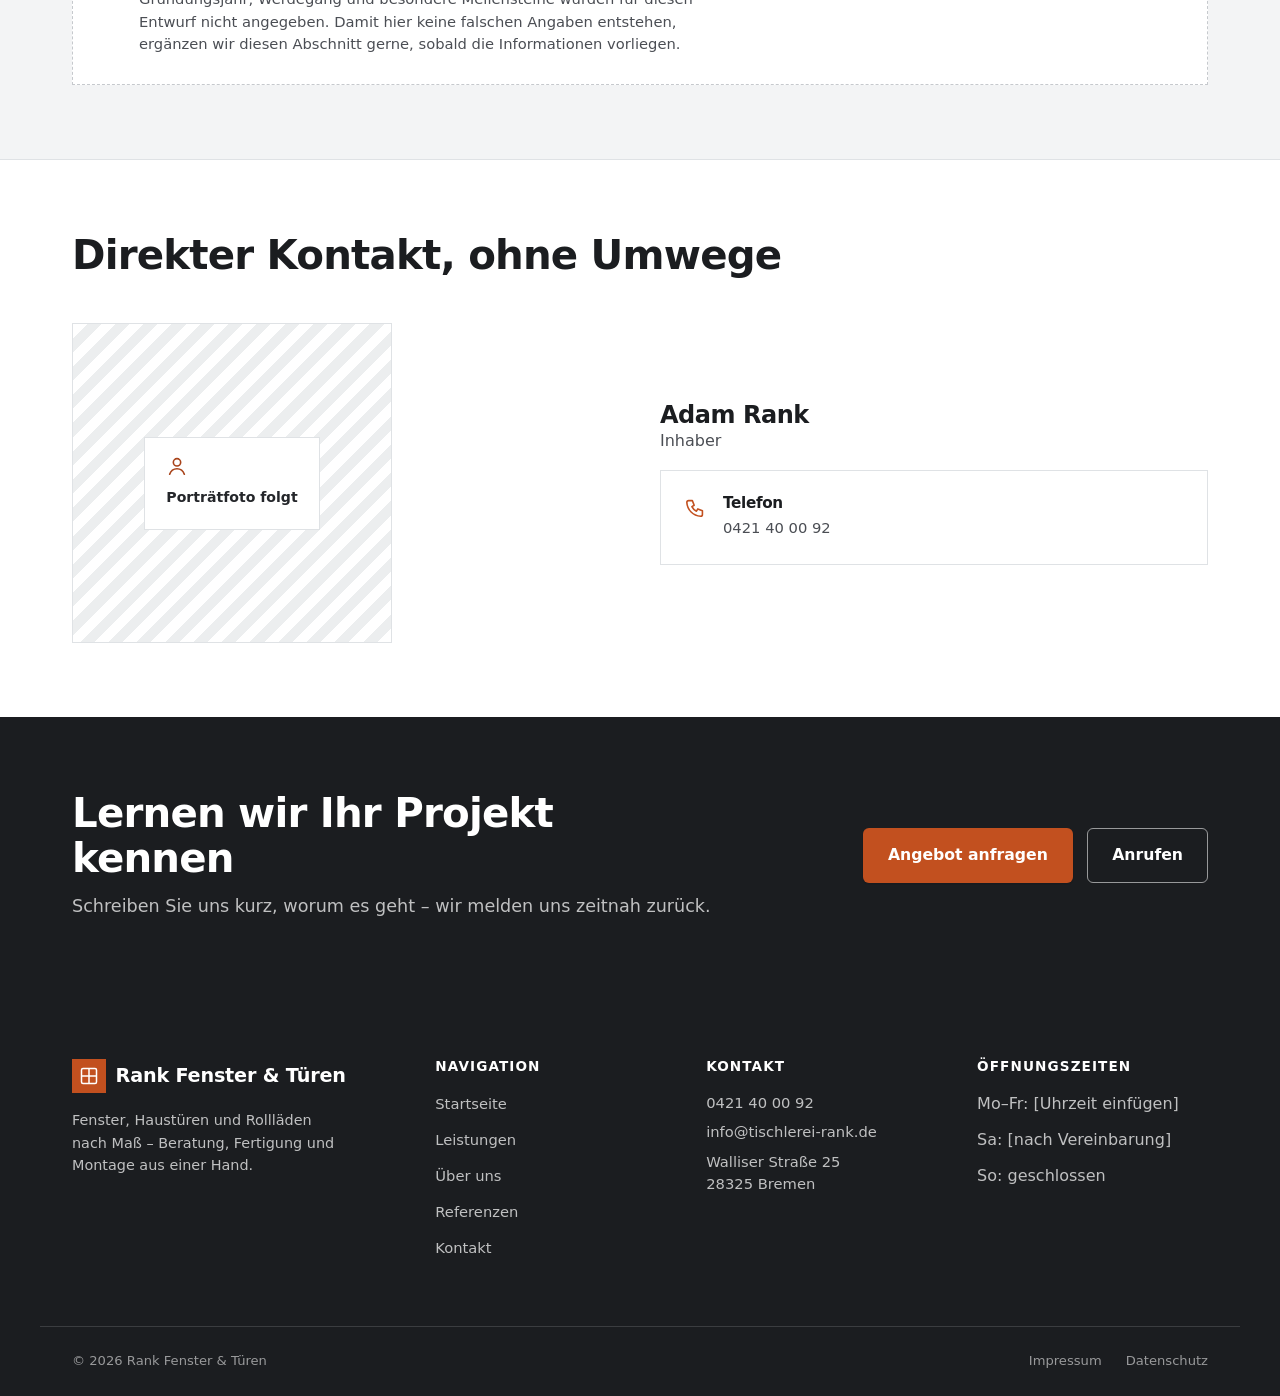
<file: ueber-uns.html>
<!DOCTYPE html>
<html lang="de">
<head>
<meta charset="UTF-8">
<meta name="viewport" content="width=device-width, initial-scale=1, viewport-fit=cover">
<title>Über uns – Rank Fenster &amp; Türen</title>
<meta name="description" content="Lernen Sie Rank Fenster & Türen kennen: Arbeitsweise, Werte und Ansprechpartner für Ihr Fenster- oder Türenprojekt.">
<link rel="canonical" href="ueber-uns.html">
<meta name="theme-color" content="#1b1d20">
<meta property="og:type" content="website">
<meta property="og:locale" content="de_DE">
<meta property="og:title" content="Über uns – Rank Fenster & Türen">
<meta property="og:description" content="Arbeitsweise, Werte und Ansprechpartner von Rank Fenster & Türen.">
<meta property="og:image" content="assets/img/og-cover.svg">
<link rel="icon" type="image/svg+xml" href="assets/img/favicon.svg">
<link rel="stylesheet" href="assets/css/style.css">
</head>
<body>
<a class="skip-link" href="#main">Zum Inhalt springen</a>

<header class="site-header" data-site-header>
  <div class="container">
    <a href="index.html" class="brand">
      <span class="brand-mark" aria-hidden="true">
        <svg viewBox="0 0 24 24" fill="none"><rect x="2" y="2" width="20" height="20" rx="2" stroke="#fff" stroke-width="2"/><path d="M12 2V22M2 12H22" stroke="#fff" stroke-width="2"/></svg>
      </span>
      <span class="brand-name-full">Rank Fenster &amp; Türen</span>
      <span class="brand-name-short">Rank</span>
    </a>
    <nav class="nav-primary" aria-label="Hauptnavigation">
      <a href="index.html">Startseite</a>
      <a href="leistungen.html">Leistungen</a>
      <a href="ueber-uns.html" aria-current="page">Über uns</a>
      <a href="referenzen.html">Referenzen</a>
      <a href="kontakt.html">Kontakt</a>
    </nav>
    <div class="header-actions">
      <a class="header-phone" href="tel:+49421400092">0421 40 00 92</a>
      <a class="btn btn-primary" href="kontakt.html">Angebot anfragen</a>
      <button class="nav-toggle" data-nav-toggle aria-expanded="false" aria-controls="mobile-nav" aria-label="Menü öffnen">
        <svg class="icon-open" viewBox="0 0 24 24" fill="none" stroke="currentColor" stroke-width="1.75" stroke-linecap="round" aria-hidden="true"><path d="M3 6h18M3 12h18M3 18h18"/></svg>
        <svg class="icon-close" viewBox="0 0 24 24" fill="none" stroke="currentColor" stroke-width="1.75" stroke-linecap="round" aria-hidden="true"><path d="M6 6l12 12M18 6L6 18"/></svg>
      </button>
    </div>
  </div>
</header>

<div class="nav-mobile" id="mobile-nav" data-nav-mobile data-open="false">
  <nav aria-label="Mobile Navigation">
    <a href="index.html">Startseite</a>
    <a href="leistungen.html">Leistungen</a>
    <a href="ueber-uns.html" aria-current="page">Über uns</a>
    <a href="referenzen.html">Referenzen</a>
    <a href="kontakt.html">Kontakt</a>
  </nav>
  <a class="btn btn-primary btn-block" href="kontakt.html">Angebot anfragen</a>
  <div class="nav-mobile-contact">
    <a href="tel:+49421400092">
      <svg viewBox="0 0 24 24" fill="none" stroke="currentColor" stroke-width="1.75" stroke-linecap="round" stroke-linejoin="round" aria-hidden="true"><path d="M4 4h4l2 5-2.5 1.5a11 11 0 0 0 5 5L14 13l5 2v4a2 2 0 0 1-2 2A16 16 0 0 1 2 6a2 2 0 0 1 2-2Z"/></svg>
      0421 40 00 92
    </a>
    <a href="mailto:info@tischlerei-rank.de">
      <svg viewBox="0 0 24 24" fill="none" stroke="currentColor" stroke-width="1.75" stroke-linecap="round" stroke-linejoin="round" aria-hidden="true"><path d="M3 5h18v14H3z"/><path d="m3 6 9 7 9-7"/></svg>
      info@tischlerei-rank.de
    </a>
  </div>
</div>

<main id="main">

  <div class="page-header page-header--photo">
    <div class="container">
      <nav class="breadcrumb" aria-label="Breadcrumb">
        <a href="index.html">Startseite</a>
        <svg viewBox="0 0 24 24" width="14" height="14" fill="none" stroke="currentColor" stroke-width="2" aria-hidden="true"><path d="m9 6 6 6-6 6"/></svg>
        <span aria-current="page">Über uns</span>
      </nav>
      <p class="eyebrow">Über uns</p>
      <h1>Ihr Fachbetrieb für Fenster und Türen</h1>
      <p class="lead">Persönliche Beratung, nachvollziehbare Angebote und saubere Montage – dafür steht Rank Fenster &amp; Türen.</p>
    </div>
  </div>

  <!-- PROFIL -->
  <section class="section">
    <div class="container">
      <div class="detail-row" data-reveal>
        <div class="detail-row-media">
          <div class="photo-placeholder photo-placeholder--wide">
            <div class="photo-placeholder-card">
              <svg viewBox="0 0 24 24" fill="none" stroke="currentColor" stroke-width="1.75" stroke-linecap="round" stroke-linejoin="round" aria-hidden="true"><path d="M4 8h3l2-3h6l2 3h3v12H4Z"/><circle cx="12" cy="14" r="3.5"/></svg>
              <p><strong>Werkstatt- oder Teamfoto folgt</strong>Platz für ein Foto Ihres Betriebs.</p>
            </div>
          </div>
        </div>
        <div class="detail-row-body">
          <h2>Fenster und Türen, geplant und montiert von einem Betrieb</h2>
          <p class="lead" style="margin-top:0.75rem;">Rank Fenster &amp; Türen begleitet Ihr Projekt von der ersten Beratung bis zur fertigen Montage – Beratung, Aufmaß, Fertigung und Einbau aus einer Hand, persönlich und nachvollziehbar erklärt.</p>
          <p style="margin-top:1rem; color:var(--ink-600); font-size:0.95rem;">Tätigkeitsgebiet: Bremen und Umgebung</p>
        </div>
      </div>
    </div>
  </section>

  <!-- WERTE -->
  <section class="section section--surface section--border-t" data-reveal>
    <div class="container">
      <div class="section-head">
        <h2>Worauf wir bei jedem Projekt achten</h2>
      </div>
      <div class="value-grid">
        <div class="value-card">
          <h3>Persönliche Beratung</h3>
          <p>Wir hören zu, bevor wir planen, und erklären Optionen verständlich statt mit Fachbegriffen.</p>
        </div>
        <div class="value-card">
          <h3>Nachvollziehbare Angebote</h3>
          <p>Unsere Angebote basieren auf dem realen Aufmaß statt auf pauschalen Schätzungen.</p>
        </div>
        <div class="value-card">
          <h3>Sorgfalt bei der Montage</h3>
          <p>Eine saubere Montage ist die Grundlage für dichte, langlebige Fenster und Türen.</p>
        </div>
      </div>
    </div>
  </section>

  <!-- GESCHICHTE (Platzhalter) -->
  <section class="section section--border-t" data-reveal>
    <div class="container">
      <div class="section-head">
        <p class="eyebrow">Unternehmensgeschichte</p>
        <h2>Wie alles begann</h2>
      </div>
      <div class="notice-box">
        <svg viewBox="0 0 24 24" fill="none" stroke="currentColor" stroke-width="1.75" stroke-linecap="round" stroke-linejoin="round" aria-hidden="true"><circle cx="12" cy="12" r="9"/><path d="M12 8v5M12 16h.01"/></svg>
        <div>
          <h3>Diese Inhalte fehlen noch</h3>
          <p>Gründungsjahr, Werdegang und besondere Meilensteine wurden für diesen Entwurf nicht angegeben. Damit hier keine falschen Angaben entstehen, ergänzen wir diesen Abschnitt gerne, sobald die Informationen vorliegen.</p>
        </div>
      </div>
    </div>
  </section>

  <!-- ANSPRECHPARTNER -->
  <section class="section section--surface section--border-t" data-reveal>
    <div class="container">
      <div class="section-head">
        <h2>Direkter Kontakt, ohne Umwege</h2>
      </div>
      <div class="detail-row">
        <div class="detail-row-media" style="max-width:20rem;">
          <div class="photo-placeholder photo-placeholder--square">
            <div class="photo-placeholder-card">
              <svg viewBox="0 0 24 24" fill="none" stroke="currentColor" stroke-width="1.75" stroke-linecap="round" stroke-linejoin="round" aria-hidden="true"><circle cx="12" cy="8" r="4"/><path d="M4 21c1.5-4.5 5-6 8-6s6.5 1.5 8 6"/></svg>
              <p><strong>Porträtfoto folgt</strong></p>
            </div>
          </div>
        </div>
        <div class="detail-row-body">
          <h3>Adam Rank</h3>
          <p style="color:var(--ink-600); margin-bottom:1rem;">Inhaber</p>
          <div class="contact-cards" style="grid-template-columns:1fr;">
            <div class="contact-card">
              <svg viewBox="0 0 24 24" fill="none" stroke="currentColor" stroke-width="1.75" stroke-linecap="round" stroke-linejoin="round" aria-hidden="true"><path d="M4 4h4l2 5-2.5 1.5a11 11 0 0 0 5 5L14 13l5 2v4a2 2 0 0 1-2 2A16 16 0 0 1 2 6a2 2 0 0 1 2-2Z"/></svg>
              <div>
                <h3>Telefon</h3>
                <a href="tel:+49421400092">0421 40 00 92</a>
              </div>
            </div>
          </div>
        </div>
      </div>
    </div>
  </section>

  <!-- CTA BAND -->
  <section class="section section--dark" data-reveal>
    <div class="container cta-band">
      <div>
        <h2>Lernen wir Ihr Projekt kennen</h2>
        <p class="lead" style="margin-top:0.75rem;">Schreiben Sie uns kurz, worum es geht – wir melden uns zeitnah zurück.</p>
      </div>
      <div class="cta-band-actions">
        <a class="btn btn-primary" href="kontakt.html#formular">Angebot anfragen</a>
        <a class="btn btn-secondary" href="tel:+49421400092">Anrufen</a>
      </div>
    </div>
  </section>

</main>

<footer class="site-footer">
  <div class="container footer-grid">
    <div class="footer-brand">
      <a href="index.html" class="brand">
        <span class="brand-mark" aria-hidden="true">
          <svg viewBox="0 0 24 24" fill="none"><rect x="2" y="2" width="20" height="20" rx="2" stroke="#fff" stroke-width="2"/><path d="M12 2V22M2 12H22" stroke="#fff" stroke-width="2"/></svg>
        </span>
        <span>Rank Fenster &amp; Türen</span>
      </a>
      <p>Fenster, Haustüren und Rollläden nach Maß – Beratung, Fertigung und Montage aus einer Hand.</p>
    </div>
    <div class="footer-col">
      <h3>Navigation</h3>
      <ul>
        <li><a href="index.html">Startseite</a></li>
        <li><a href="leistungen.html">Leistungen</a></li>
        <li><a href="ueber-uns.html">Über uns</a></li>
        <li><a href="referenzen.html">Referenzen</a></li>
        <li><a href="kontakt.html">Kontakt</a></li>
      </ul>
    </div>
    <div class="footer-col">
      <h3>Kontakt</h3>
      <address>
        <a href="tel:+49421400092">0421 40 00 92</a>
        <a href="mailto:info@tischlerei-rank.de">info@tischlerei-rank.de</a>
        <span>Walliser Straße 25<br>28325 Bremen</span>
      </address>
    </div>
    <div class="footer-col">
      <h3>Öffnungszeiten</h3>
      <ul>
        <li>Mo–Fr: [Uhrzeit einfügen]</li>
        <li>Sa: [nach Vereinbarung]</li>
        <li>So: geschlossen</li>
      </ul>
    </div>
  </div>
  <div class="container footer-bottom">
    <span>&copy; <span data-current-year>2026</span> Rank Fenster &amp; Türen</span>
    <ul>
      <li><a href="impressum.html">Impressum</a></li>
      <li><a href="datenschutz.html">Datenschutz</a></li>
    </ul>
  </div>
</footer>

<script src="assets/js/main.js"></script>
</body>
</html>
</file>
<file: assets/css/style.css>
/* ==========================================================================
   RANK – FENSTER UND TÜREN
   Design-System: Tokens, Basis, Komponenten
   Farbwelt: kühles Anthrazit + kühles Off-White + Terrakotta-Akzent
   Radien: 0px für Bild-/Rahmenflächen ("Fenster"-Motiv), 6px für Bedienelemente
   ========================================================================== */

@font-face {
  font-family: 'Manrope';
  src: local('Manrope');
  font-display: swap;
}

:root {
  /* ---- Farben ---- */
  --ink-900: #1b1d20;
  --ink-800: #24262a;
  --ink-700: #34363b;
  --ink-600: #4b4e54;
  --ink-400: #7a7e85;
  --ink-200: #c6c9cd;

  --paper: #f3f4f5;
  --surface: #ffffff;
  --line: #dfe2e5;
  --line-strong: #c6c9cd;

  --accent: #c2501f;
  --accent-600: #a8431a;
  --accent-tint: #fbe8e0;
  --accent-ink: #ffffff;

  --success: #2f6b4f;
  --error: #b3261e;

  /* ---- Typografie ---- */
  --font-sans: 'Manrope', ui-sans-serif, system-ui, -apple-system, 'Segoe UI', Roboto, 'Helvetica Neue', Arial, sans-serif;

  /* ---- Radien (bewusst zweigeteilt, siehe oben) ---- */
  --radius-frame: 0px;
  --radius-control: 6px;
  --radius-pill: 999px;

  /* ---- Schatten (anthrazit-getönt, nie reines Schwarz) ---- */
  --shadow-sm: 0 1px 2px rgba(27, 29, 32, 0.07), 0 1px 1px rgba(27, 29, 32, 0.05);
  --shadow-md: 0 12px 28px rgba(27, 29, 32, 0.12);
  --shadow-lg: 0 24px 56px rgba(27, 29, 32, 0.18);

  /* ---- Easing (emil-design-eng) ---- */
  --ease-out: cubic-bezier(0.23, 1, 0.32, 1);
  --ease-in-out: cubic-bezier(0.77, 0, 0.175, 1);

  /* ---- Layout ---- */
  --container-max: 1200px;
  --header-h: 76px;

  color-scheme: light;
}

/* ==========================================================================
   Reset
   ========================================================================== */

*, *::before, *::after { box-sizing: border-box; }
* { margin: 0; }

html {
  -webkit-text-size-adjust: 100%;
  -webkit-tap-highlight-color: transparent;
  overscroll-behavior: none;
  scroll-behavior: smooth;
}

body {
  font-family: var(--font-sans);
  color: var(--ink-800);
  background: var(--paper);
  font-size: 16px;
  line-height: 1.55;
  -webkit-font-smoothing: antialiased;
  text-rendering: optimizeLegibility;
  min-height: 100dvh;
  display: flex;
  flex-direction: column;
  overflow-x: hidden;
  overflow-wrap: break-word;
}

img, picture, svg, video { display: block; max-width: 100%; }
img { height: auto; }

button, input, textarea, select { font: inherit; color: inherit; }
button { cursor: pointer; }

a { color: inherit; text-decoration: none; }

ul, ol { list-style: none; padding: 0; }

h1, h2, h3, h4 {
  font-family: var(--font-sans);
  font-weight: 700;
  letter-spacing: -0.02em;
  line-height: 1.12;
  color: var(--ink-900);
  overflow-wrap: break-word;
  hyphens: auto;
}

h1 { font-size: clamp(2.25rem, 1.7rem + 2.2vw, 3.6rem); line-height: 1.06; }
h2 { font-size: clamp(1.75rem, 1.4rem + 1.4vw, 2.6rem); }
h3 { font-size: clamp(1.25rem, 1.1rem + 0.6vw, 1.5rem); }
h4 { font-size: 1.05rem; }

p { max-width: 65ch; overflow-wrap: break-word; }

@media (prefers-reduced-motion: reduce) {
  html { scroll-behavior: auto; }
  *, *::before, *::after {
    animation-duration: 0.001ms !important;
    animation-iteration-count: 1 !important;
    transition-duration: 0.001ms !important;
    scroll-behavior: auto !important;
  }
}

/* ==========================================================================
   Accessibility helpers
   ========================================================================== */

.visually-hidden {
  position: absolute;
  width: 1px; height: 1px;
  padding: 0; margin: -1px;
  overflow: hidden;
  clip: rect(0, 0, 0, 0);
  white-space: nowrap;
  border: 0;
}

.skip-link {
  position: absolute;
  left: 1rem;
  top: -3rem;
  background: var(--ink-900);
  color: #fff;
  padding: 0.75rem 1.25rem;
  border-radius: var(--radius-control);
  z-index: 100;
  transition: top 160ms var(--ease-out);
}
.skip-link:focus {
  top: 1rem;
}

:focus-visible {
  outline: 2.5px solid var(--accent);
  outline-offset: 3px;
  border-radius: 2px;
}

/* ==========================================================================
   Layout helpers
   ========================================================================== */

.container {
  width: 100%;
  max-width: var(--container-max);
  margin-inline: auto;
  padding-inline: 1.25rem;
}

@media (min-width: 768px) {
  .container { padding-inline: 2rem; }
}

.section {
  padding-block: clamp(3.5rem, 3rem + 2vw, 6.5rem);
}
.section--tight { padding-block: clamp(2.5rem, 2.2rem + 1vw, 4rem); }
.section--dark {
  background: var(--ink-900);
  color: rgba(255, 255, 255, 0.92);
}
.section--dark h2, .section--dark h3 { color: #fff; }
.section--surface { background: var(--surface); }
.section--border-t { border-top: 1px solid var(--line); }

.section-head {
  max-width: 46rem;
  margin-bottom: clamp(2rem, 1.6rem + 1.5vw, 3.25rem);
}
.section-head--center { margin-inline: auto; text-align: center; }

.eyebrow {
  display: inline-flex;
  align-items: center;
  gap: 0.5rem;
  font-size: 0.75rem;
  font-weight: 700;
  letter-spacing: 0.14em;
  text-transform: uppercase;
  color: var(--accent-600);
  margin-bottom: 0.9rem;
}
.eyebrow::before {
  content: "";
  width: 18px;
  height: 2px;
  background: var(--accent);
  display: inline-block;
}
.section--dark .eyebrow { color: #e59672; }

.lead {
  font-size: 1.1rem;
  color: var(--ink-600);
  max-width: 42rem;
}
.section--dark .lead { color: rgba(255, 255, 255, 0.72); }

.grid { display: grid; gap: 1.5rem; }
.grid > * { min-width: 0; }

@media (min-width: 768px) {
  .grid-2 { grid-template-columns: repeat(2, 1fr); }
  .grid-3 { grid-template-columns: repeat(3, 1fr); }
  .grid-4 { grid-template-columns: repeat(4, 1fr); }
}

/* ==========================================================================
   Buttons
   ========================================================================== */

.btn {
  --btn-fg: var(--ink-900);
  display: inline-flex;
  align-items: center;
  justify-content: center;
  gap: 0.55rem;
  white-space: nowrap;
  padding: 0.9rem 1.5rem;
  font-weight: 700;
  font-size: 0.98rem;
  border-radius: var(--radius-control);
  border: 1.5px solid transparent;
  touch-action: manipulation;
  user-select: none;
  -webkit-user-select: none;
  transition: transform 140ms var(--ease-out), background 160ms var(--ease-out),
    border-color 160ms var(--ease-out), color 160ms var(--ease-out), box-shadow 160ms var(--ease-out);
}
.btn:active { transform: scale(0.97); }

.btn-primary {
  background: var(--accent);
  color: #fff;
  box-shadow: var(--shadow-sm);
}
@media (hover: hover) and (pointer: fine) {
  .btn-primary:hover { background: var(--accent-600); }
}

.btn-secondary {
  background: transparent;
  border-color: var(--ink-900);
  color: var(--ink-900);
}
.section--dark .btn-secondary { border-color: rgba(255, 255, 255, 0.55); color: #fff; }
@media (hover: hover) and (pointer: fine) {
  .btn-secondary:hover { background: var(--ink-900); color: #fff; }
  .section--dark .btn-secondary:hover { background: rgba(255, 255, 255, 0.12); }
}

.btn-ghost {
  display: inline-flex;
  align-items: center;
  gap: 0.4rem;
  background: transparent;
  color: var(--ink-900);
  font-weight: 700;
  font-size: 0.95rem;
  padding-inline: 0.25rem;
  border-radius: 2px;
  touch-action: manipulation;
}
.btn-ghost svg { width: 1.1em; height: 1.1em; flex: none; transition: transform 200ms var(--ease-out); }
@media (hover: hover) and (pointer: fine) {
  .btn-ghost:hover svg { transform: translateX(3px); }
}

.btn-block { width: 100%; }

.btn svg { width: 1.1em; height: 1.1em; flex: none; }

/* ==========================================================================
   Header / Navigation
   ========================================================================== */

.site-header {
  position: sticky;
  top: 0;
  z-index: 50;
  height: calc(var(--header-h) + env(safe-area-inset-top, 0px));
  padding-top: env(safe-area-inset-top, 0px);
  display: flex;
  align-items: center;
  background: rgba(243, 244, 245, 0.88);
  backdrop-filter: blur(14px) saturate(140%);
  -webkit-backdrop-filter: blur(14px) saturate(140%);
  border-bottom: 1px solid var(--line);
}

.site-header .container {
  display: flex;
  align-items: center;
  justify-content: space-between;
  gap: 1.5rem;
}

.brand {
  display: inline-flex;
  align-items: center;
  gap: 0.6rem;
  font-weight: 800;
  font-size: 1.2rem;
  letter-spacing: -0.01em;
  color: var(--ink-900);
  flex: none;
}
.brand-mark {
  width: 34px;
  height: 34px;
  flex: none;
  background: var(--ink-900);
  display: grid;
  place-items: center;
}
.brand-mark svg { width: 18px; height: 18px; }
.brand-name-full { display: none; }
@media (min-width: 460px) {
  .brand-name-full { display: inline; }
  .brand-name-short { display: none; }
}

.nav-primary {
  display: none;
}
@media (min-width: 1140px) {
  .nav-primary {
    display: flex;
    align-items: center;
    gap: 1.25rem;
    flex: 1;
    justify-content: center;
  }
  .nav-primary a {
    font-size: 0.95rem;
    font-weight: 600;
    color: var(--ink-700);
    position: relative;
    padding-block: 0.35rem;
    white-space: nowrap;
    flex: none;
  }
  .nav-primary a::after {
    content: "";
    position: absolute;
    left: 0; right: 100%;
    bottom: 0;
    height: 2px;
    background: var(--accent);
    transition: right 200ms var(--ease-out);
  }
  @media (hover: hover) and (pointer: fine) {
    .nav-primary a:hover::after { right: 0; }
    .nav-primary a:hover { color: var(--ink-900); }
  }
  .nav-primary a[aria-current="page"] { color: var(--ink-900); }
  .nav-primary a[aria-current="page"]::after { right: 0; }
}

.header-actions {
  display: flex;
  align-items: center;
  gap: 0.9rem;
  flex: none;
}

.header-phone {
  display: none;
  font-weight: 800;
  font-size: 0.92rem;
  color: var(--ink-900);
  white-space: nowrap;
}
@media (min-width: 1280px) {
  .header-phone { display: inline-block; }
}
@media (hover: hover) and (pointer: fine) {
  .header-phone:hover { color: var(--accent-600); }
}

.header-actions .btn-primary { display: none; }
@media (min-width: 560px) {
  .header-actions .btn-primary { display: inline-flex; }
}

.nav-toggle {
  display: inline-flex;
  align-items: center;
  justify-content: center;
  width: 44px;
  height: 44px;
  background: transparent;
  border: 1.5px solid var(--line-strong);
  border-radius: var(--radius-control);
  touch-action: manipulation;
}
@media (min-width: 1140px) {
  .nav-toggle { display: none; }
}
.nav-toggle svg { width: 20px; height: 20px; }
.nav-toggle .icon-close { display: none; }
.nav-toggle[aria-expanded="true"] .icon-open { display: none; }
.nav-toggle[aria-expanded="true"] .icon-close { display: block; }

.nav-mobile {
  position: fixed;
  inset: calc(var(--header-h) + env(safe-area-inset-top, 0px)) 0 0 0;
  background: var(--paper);
  z-index: 49;
  padding: 1.5rem 1.25rem calc(2.5rem + env(safe-area-inset-bottom, 0px));
  overflow-y: auto;
  transform: translateY(-8px);
  opacity: 0;
  pointer-events: none;
  transition: opacity 220ms var(--ease-out), transform 220ms var(--ease-out);
}
.nav-mobile[data-open="true"] {
  opacity: 1;
  transform: translateY(0);
  pointer-events: auto;
}
@media (min-width: 1140px) {
  .nav-mobile { display: none; }
}
.nav-mobile a {
  display: flex;
  align-items: center;
  justify-content: space-between;
  font-size: 1.2rem;
  font-weight: 700;
  padding: 1.05rem 0.25rem;
  border-bottom: 1px solid var(--line);
  color: var(--ink-900);
}
.nav-mobile .btn { margin-top: 1.5rem; }
.nav-mobile-contact {
  margin-top: 1.75rem;
  display: flex;
  flex-direction: column;
  gap: 0.6rem;
  font-weight: 600;
  color: var(--ink-700);
}
.nav-mobile-contact a { display: inline-flex; align-items: center; gap: 0.5rem; }
.nav-mobile-contact svg { width: 1.1em; height: 1.1em; color: var(--accent); }

/* ==========================================================================
   Hero
   ========================================================================== */

.hero {
  position: relative;
  min-height: 86svh;
  display: flex;
  align-items: flex-end;
  color: #fff;
  overflow: hidden;
}
/* Hero-Hintergrund: Foto (Einfamilienhaus, Dämmerung) mit dunklem
   Verlauf. Links stark abgedunkelt für Textkontrast, rechts klar für
   die Fassade/Haustür. Bild liegt als CSS-Hintergrund vor, daher kein
   <img> und kein Alt-Text nötig (rein dekorativ, aria-hidden am Host). */
.hero-media {
  position: absolute;
  inset: 0;
  z-index: 0;
  background:
    linear-gradient(
      90deg,
      rgba(8, 10, 12, 0.97) 0%,
      rgba(8, 10, 12, 0.90) 38%,
      rgba(8, 10, 12, 0.52) 62%,
      rgba(8, 10, 12, 0.12) 100%
    ),
    url("../img/hero-einfamilienhaus-v2.webp") center right / cover no-repeat;
}
@media (max-width: 768px) {
  .hero-media {
    background:
      linear-gradient(
        90deg,
        rgba(8, 10, 12, 0.97) 0%,
        rgba(8, 10, 12, 0.94) 55%,
        rgba(8, 10, 12, 0.72) 100%
      ),
      url("../img/hero-einfamilienhaus-v2.webp") 68% center / cover no-repeat;
  }
}
.hero-content {
  position: relative;
  z-index: 1;
  padding-block: clamp(2.5rem, 2rem + 3vw, 4.5rem);
  max-width: 40rem;
}
.hero .eyebrow { color: #f3c3ac; }
.hero h1 { color: #fff; margin-bottom: 1.1rem; }
.hero-lead {
  font-size: 1.15rem;
  color: rgba(255, 255, 255, 0.86);
  max-width: 34rem;
  margin-bottom: 2rem;
}
.hero-actions {
  display: flex;
  flex-wrap: wrap;
  gap: 0.9rem;
}
.hero .btn-secondary { border-color: rgba(255, 255, 255, 0.6); color: #fff; }
@media (hover: hover) and (pointer: fine) {
  .hero .btn-secondary:hover { background: rgba(255, 255, 255, 0.14); }
}

.hero-note {
  position: relative;
  z-index: 1;
  margin-top: 2.25rem;
  padding-top: 1.25rem;
  border-top: 1px solid rgba(255, 255, 255, 0.22);
  display: flex;
  gap: 1.75rem;
  flex-wrap: wrap;
  font-size: 0.85rem;
  color: rgba(255, 255, 255, 0.78);
}
.hero-note strong { color: #fff; display: block; font-size: 1.05rem; }

/* ==========================================================================
   Frame motif (Second-read moment: Fensterrahmen-Ecken)
   ========================================================================== */

.corner-frame {
  position: relative;
  padding: 14px;
}
.corner-frame::before,
.corner-frame::after,
.corner-frame .cf-tr,
.corner-frame .cf-bl {
  content: "";
  position: absolute;
  width: 28px;
  height: 28px;
  border: 2.5px solid var(--accent);
  pointer-events: none;
}
.corner-frame::before { top: 0; left: 0; border-right: none; border-bottom: none; }
.corner-frame::after { bottom: 0; right: 0; border-left: none; border-top: none; }
.corner-frame img {
  width: 100%;
  aspect-ratio: 4 / 5;
  object-fit: cover;
}

/* ==========================================================================
   Trust strip
   ========================================================================== */

.trust-strip {
  display: grid;
  gap: 1.75rem 1.5rem;
  grid-template-columns: repeat(2, 1fr);
}
@media (min-width: 768px) {
  .trust-strip { grid-template-columns: repeat(4, 1fr); }
}
.trust-item {
  display: flex;
  flex-direction: column;
  gap: 0.65rem;
  padding-top: 1.1rem;
  border-top: 2px solid var(--ink-900);
  min-width: 0;
}
.trust-item svg { width: 26px; height: 26px; color: var(--accent); }
.trust-item h3 { font-size: 1rem; }
.trust-item p { font-size: 0.92rem; color: var(--ink-600); }

/* ==========================================================================
   Services bento
   ========================================================================== */

.services-bento {
  display: grid;
  gap: 1.25rem;
  grid-template-columns: 1fr;
}
@media (min-width: 768px) {
  .services-bento {
    grid-template-columns: repeat(4, 1fr);
    grid-template-rows: 200px 200px 160px;
  }
  .services-bento .service-card--lead { grid-column: 1 / 3; grid-row: 1 / 3; }
  .services-bento .service-card--a { grid-column: 3 / 5; grid-row: 1; }
  .services-bento .service-card--b { grid-column: 3 / 5; grid-row: 2; }
  .services-bento .service-card--c { grid-column: 1 / 5; grid-row: 3; }
}

.service-card {
  position: relative;
  border-radius: var(--radius-frame);
  border: 1px solid var(--line);
  background: var(--surface);
  padding: 1.75rem;
  display: flex;
  flex-direction: column;
  justify-content: flex-end;
  min-height: 200px;
  min-width: 0;
  overflow: hidden;
  isolation: isolate;
  transition: border-color 200ms var(--ease-out), transform 200ms var(--ease-out);
}
@media (hover: hover) and (pointer: fine) {
  .service-card:hover { border-color: var(--ink-900); }
}
.service-icon {
  width: 40px;
  height: 40px;
  color: var(--accent);
  margin-bottom: auto;
}
.service-card h3 { margin-bottom: 0.4rem; }
.service-card p { font-size: 0.93rem; color: var(--ink-600); margin-bottom: 0; }
.service-card .btn-ghost { margin-top: 1rem; font-size: 0.88rem; }

/* Varianten - stehen bewusst NACH den Basisregeln, damit ihre
   Textfarben (gleiche Selektor-Spezifität) zuverlässig gewinnen. */
.service-card--lead {
  background: var(--ink-900);
  color: #fff;
  justify-content: space-between;
  min-height: 320px;
}
.service-card--lead .service-icon { color: #f3c3ac; }
.service-card--lead h3 { color: #fff; }
.service-card--lead p { color: rgba(255, 255, 255, 0.72); }
.service-card--lead .btn-ghost { color: #fff; }
.service-card--c {
  background: var(--accent-tint);
  border-color: transparent;
}

/* ==========================================================================
   Process / Ablauf
   ========================================================================== */

.process-list {
  display: grid;
  gap: 1px;
  grid-template-columns: 1fr;
  background: var(--line);
  border: 1px solid var(--line);
}
@media (min-width: 900px) {
  .process-list { grid-template-columns: repeat(4, 1fr); }
}
.process-step {
  background: var(--surface);
  padding: 1.75rem;
  position: relative;
  min-width: 0;
}
.process-step .num {
  font-size: 0.8rem;
  font-weight: 700;
  color: var(--accent);
  letter-spacing: 0.08em;
  display: block;
  margin-bottom: 0.6rem;
}
.process-step h3 { margin-bottom: 0.4rem; }
.process-step p { font-size: 0.92rem; color: var(--ink-600); }

/* ==========================================================================
   Advantages
   ========================================================================== */

.advantages {
  display: grid;
  gap: 1px;
  background: var(--line);
  border: 1px solid var(--line);
}
@media (min-width: 768px) {
  .advantages { grid-template-columns: repeat(2, 1fr); }
}
.advantage {
  background: var(--surface);
  padding: 1.75rem;
  display: flex;
  gap: 1rem;
  min-width: 0;
}
.advantage svg { width: 24px; height: 24px; color: var(--accent); flex: none; margin-top: 0.15rem; }
.advantage h3 { margin-bottom: 0.35rem; font-size: 1.05rem; }
.advantage p { font-size: 0.92rem; color: var(--ink-600); margin-bottom: 0; }

/* ==========================================================================
   Placeholder / Hinweis-Box (Referenzen, rechtliche Seiten)
   ========================================================================== */

.notice-box {
  border: 1.5px dashed var(--line-strong);
  background: var(--surface);
  padding: 1.75rem;
  display: flex;
  gap: 1rem;
  align-items: flex-start;
}
.notice-box svg {
  width: 22px; height: 22px; flex: none;
  color: var(--accent-600);
  margin-top: 0.2rem;
}
.notice-box h2, .notice-box h3 { font-size: 1rem; margin-bottom: 0.35rem; }
.notice-box p { font-size: 0.92rem; color: var(--ink-600); margin-bottom: 0; }
.notice-box + .notice-box { margin-top: 1rem; }

/* ==========================================================================
   FAQ (native details/summary)
   ========================================================================== */

.faq-list {
  border-top: 1px solid var(--line);
}
.faq-item {
  border-bottom: 1px solid var(--line);
}
.faq-item summary {
  list-style: none;
  cursor: pointer;
  display: flex;
  align-items: center;
  justify-content: space-between;
  gap: 1rem;
  padding: 1.35rem 0.25rem;
  font-weight: 700;
  font-size: 1.02rem;
  color: var(--ink-900);
  touch-action: manipulation;
}
.faq-item summary::-webkit-details-marker { display: none; }
.faq-item summary .faq-plus {
  flex: none;
  width: 26px; height: 26px;
  border-radius: var(--radius-pill);
  border: 1.5px solid var(--ink-900);
  display: grid;
  place-items: center;
  position: relative;
}
.faq-item summary .faq-plus::before,
.faq-item summary .faq-plus::after {
  content: "";
  position: absolute;
  background: var(--ink-900);
  transition: transform 220ms var(--ease-out), opacity 220ms var(--ease-out);
}
.faq-item summary .faq-plus::before { width: 11px; height: 1.5px; }
.faq-item summary .faq-plus::after { width: 1.5px; height: 11px; }
.faq-item[open] summary .faq-plus::after { transform: rotate(90deg); opacity: 0; }
.faq-item .faq-answer {
  padding: 0 0.25rem 1.5rem;
  color: var(--ink-600);
  font-size: 0.96rem;
  max-width: 60ch;
}

/* ==========================================================================
   Kontakt-Band (finale CTA)
   ========================================================================== */

.cta-band {
  display: flex;
  flex-direction: column;
  gap: 2rem;
  align-items: flex-start;
  justify-content: space-between;
}
@media (min-width: 900px) {
  .cta-band { flex-direction: row; align-items: center; }
}
.cta-band h2 { max-width: 22ch; }
.cta-band-actions {
  display: flex;
  flex-wrap: wrap;
  gap: 0.9rem;
  flex: none;
}

/* ==========================================================================
   Footer
   ========================================================================== */

.site-footer {
  background: var(--ink-900);
  color: rgba(255, 255, 255, 0.72);
  margin-top: auto;
}
.footer-grid {
  display: grid;
  gap: 2.5rem;
  grid-template-columns: 1fr;
  padding-block: clamp(3rem, 2.5rem + 2vw, 4.5rem);
}
@media (min-width: 768px) {
  .footer-grid { grid-template-columns: 1.4fr 1fr 1fr 1fr; }
}
.footer-brand .brand { color: #fff; }
.footer-brand .brand-mark { background: var(--accent); }
.footer-brand p { font-size: 0.9rem; margin-top: 1rem; max-width: 30ch; }
.footer-col h3 {
  color: #fff;
  font-size: 0.85rem;
  letter-spacing: 0.08em;
  text-transform: uppercase;
  margin-bottom: 1.1rem;
}
.footer-col ul { display: flex; flex-direction: column; gap: 0.7rem; }
.footer-col a, .footer-col address { font-size: 0.92rem; font-style: normal; }
.footer-col address { display: flex; flex-direction: column; gap: 0.4rem; }
@media (hover: hover) and (pointer: fine) {
  .footer-col a:hover { color: #fff; }
}
.footer-bottom {
  border-top: 1px solid rgba(255, 255, 255, 0.14);
  padding-block: 1.5rem;
  display: flex;
  flex-wrap: wrap;
  gap: 1rem;
  justify-content: space-between;
  font-size: 0.82rem;
  color: rgba(255, 255, 255, 0.55);
}
.footer-bottom ul { display: flex; gap: 1.5rem; flex-wrap: wrap; }

/* ==========================================================================
   Page header (Unterseiten)
   ========================================================================== */

.page-header {
  padding-block: clamp(3rem, 2.5rem + 3vw, 5.5rem) clamp(2rem, 1.8rem + 1vw, 3rem);
  border-bottom: 1px solid var(--line);
}
/* Foto-Variante: Fenster/Rollladen/Haustür-Panorama als ruhiger,
   heller Hintergrund auf den 4 Unterseiten-Köpfen (Leistungen, Über
   uns, Referenzen, Kontakt). Startseite und Rechtsseiten bleiben ohne
   Foto. Rein dekorativ, daher kein <img> und kein Alt-Text. */
.page-header--photo {
  background:
    linear-gradient(
      90deg,
      rgba(244, 245, 246, 0.98) 0%,
      rgba(244, 245, 246, 0.94) 52%,
      rgba(244, 245, 246, 0.66) 72%,
      rgba(244, 245, 246, 0.22) 100%
    ),
    url("../img/unterseiten-header-v2.webp") top right / cover no-repeat;
}
@media (max-width: 768px) {
  .page-header--photo {
    background:
      linear-gradient(
        rgba(244, 245, 246, 0.93),
        rgba(244, 245, 246, 0.93)
      ),
      url("../img/unterseiten-header-v2.webp") 78% top / cover no-repeat;
  }
}
.breadcrumb {
  display: flex;
  align-items: center;
  gap: 0.5rem;
  font-size: 0.85rem;
  color: var(--ink-600);
  margin-bottom: 1.25rem;
}
.breadcrumb a { font-weight: 600; }
@media (hover: hover) and (pointer: fine) {
  .breadcrumb a:hover { color: var(--ink-900); }
}
.page-header h1 { max-width: 20ch; }
.page-header .lead { margin-top: 1rem; }

/* ==========================================================================
   Detail blocks (Leistungen)
   ========================================================================== */

.detail-row {
  display: grid;
  gap: 2.5rem;
  align-items: center;
  grid-template-columns: 1fr;
}
.detail-row > * { min-width: 0; }
@media (min-width: 900px) {
  .detail-row { grid-template-columns: 1fr 1fr; }
  .detail-row--reverse .detail-row-media { order: 2; }
}
.detail-row-media img {
  width: 100%;
  aspect-ratio: 4 / 3;
  object-fit: cover;
  border: 1px solid var(--line);
}
.detail-row-body ul {
  display: flex;
  flex-direction: column;
  gap: 0.75rem;
  margin-top: 1.5rem;
}
.detail-row-body li {
  display: flex;
  gap: 0.65rem;
  font-size: 0.95rem;
  color: var(--ink-700);
  align-items: flex-start;
}
.detail-row-body li svg { width: 20px; height: 20px; color: var(--accent); flex: none; margin-top: 0.1rem; }

/* ==========================================================================
   Value cards (Über uns)
   ========================================================================== */

.value-grid { display: grid; gap: 1.25rem; grid-template-columns: 1fr; }
@media (min-width: 768px) { .value-grid { grid-template-columns: repeat(3, 1fr); } }
.value-card {
  border-top: 2px solid var(--ink-900);
  padding-top: 1.1rem;
  min-width: 0;
}
.value-card p { font-size: 0.93rem; color: var(--ink-600); }

/* ==========================================================================
   Forms
   ========================================================================== */

.form-grid {
  display: grid;
  gap: 1.35rem;
  grid-template-columns: 1fr;
}
@media (min-width: 640px) {
  .form-grid--2 { grid-template-columns: 1fr 1fr; }
}
.field {
  display: flex;
  flex-direction: column;
  gap: 0.45rem;
}
.field label {
  font-size: 0.88rem;
  font-weight: 700;
  color: var(--ink-800);
}
.field .hint {
  font-size: 0.8rem;
  color: var(--ink-600);
}
.field input,
.field textarea,
.field select {
  width: 100%;
  border: 1.5px solid var(--line-strong);
  border-radius: var(--radius-control);
  padding: 0.85rem 1rem;
  font-size: 16px;
  background: var(--surface);
  transition: border-color 160ms var(--ease-out), box-shadow 160ms var(--ease-out);
}
.field input:focus,
.field textarea:focus,
.field select:focus {
  outline: none;
  border-color: var(--accent);
  box-shadow: 0 0 0 3.5px var(--accent-tint);
}
.field textarea { min-height: 140px; resize: vertical; }
.field-error {
  font-size: 0.82rem;
  color: var(--error);
  display: none;
}
.field[data-invalid="true"] input,
.field[data-invalid="true"] textarea {
  border-color: var(--error);
}
.field[data-invalid="true"] .field-error { display: block; }

.consent {
  display: flex;
  gap: 0.7rem;
  align-items: flex-start;
  font-size: 0.86rem;
  color: var(--ink-600);
}
.consent input { width: 18px; height: 18px; margin-top: 0.2rem; accent-color: var(--accent); }

.form-status {
  margin-top: 1.25rem;
  padding: 1rem 1.15rem;
  border-radius: var(--radius-control);
  font-size: 0.92rem;
  display: none;
}
.form-status[data-state="success"] {
  display: block;
  background: #eaf3ee;
  color: var(--success);
  border: 1px solid #bfe0cd;
}
.form-status[data-state="error"] {
  display: block;
  background: #fbeceb;
  color: var(--error);
  border: 1px solid #f0c4c1;
}

/* ==========================================================================
   Contact info cards
   ========================================================================== */

.contact-cards { display: grid; gap: 1.25rem; grid-template-columns: 1fr; }
@media (min-width: 640px) { .contact-cards { grid-template-columns: repeat(2, 1fr); } }
.contact-card {
  border: 1px solid var(--line);
  background: var(--surface);
  padding: 1.5rem;
  display: flex;
  gap: 1rem;
  min-width: 0;
}
.contact-card svg { width: 22px; height: 22px; color: var(--accent); flex: none; margin-top: 0.1rem; }
.contact-card h3 { font-size: 0.95rem; margin-bottom: 0.3rem; }
.contact-card p, .contact-card a { font-size: 0.92rem; color: var(--ink-600); display: block; }
@media (hover: hover) and (pointer: fine) {
  .contact-card a:hover { color: var(--accent); }
}

.map-placeholder {
  border: 1px solid var(--line);
  background: repeating-linear-gradient(135deg, var(--surface) 0 12px, #eceeef 12px 24px);
  min-height: 260px;
  display: flex;
  align-items: center;
  justify-content: center;
  text-align: center;
  padding: 2rem;
}
.map-placeholder-inner {
  background: var(--surface);
  border: 1px solid var(--line);
  padding: 1.25rem 1.5rem;
  max-width: 26rem;
}
.map-placeholder-inner p { font-size: 0.88rem; color: var(--ink-600); margin-top: 0.4rem; }

/* ==========================================================================
   Foto-Platzhalter (kein Bildmaterial vom Unternehmen vorhanden)
   ========================================================================== */

.photo-placeholder {
  position: relative;
  border: 1px solid var(--line);
  background:
    repeating-linear-gradient(135deg, var(--surface) 0 10px, #eceeef 10px 20px);
  aspect-ratio: 4 / 5;
  display: flex;
  align-items: center;
  justify-content: center;
  padding: 1.5rem;
  text-align: center;
}
.photo-placeholder--wide { aspect-ratio: 16 / 10; }
.photo-placeholder--square { aspect-ratio: 1 / 1; }
.photo-placeholder-card {
  background: var(--surface);
  border: 1px solid var(--line);
  padding: 1.1rem 1.35rem;
  max-width: 15rem;
}
.photo-placeholder-card svg { width: 22px; height: 22px; color: var(--accent-600); margin-bottom: 0.6rem; }
.photo-placeholder-card p { font-size: 0.82rem; color: var(--ink-600); margin-bottom: 0; }
.photo-placeholder-card p strong { display: block; color: var(--ink-800); font-size: 0.88rem; margin-bottom: 0.2rem; }

/* ==========================================================================
   Scroll reveal
   ========================================================================== */

/* Sichtbar per Default: [data-reveal] wird nur unsichtbar, wenn JS die
   Klasse .reveal-init aktiv setzt (siehe main.js). Ohne JavaScript oder
   bei einem Ladefehler bleibt der komplette Inhalt sofort sichtbar. */
[data-reveal].reveal-init {
  opacity: 0;
  transform: translateY(16px);
  transition: opacity 640ms var(--ease-out), transform 640ms var(--ease-out);
}
[data-reveal].reveal-init.is-visible {
  opacity: 1;
  transform: translateY(0);
}
@media (prefers-reduced-motion: reduce) {
  [data-reveal].reveal-init { opacity: 1; transform: none; transition: none; }
}

/* ==========================================================================
   Misc utilities
   ========================================================================== */

.stack { display: flex; flex-direction: column; }
.mt-0 { margin-top: 0 !important; }
.text-center { text-align: center; }
.tag {
  display: inline-flex;
  align-items: center;
  padding: 0.3rem 0.75rem;
  border-radius: var(--radius-pill);
  background: var(--accent-tint);
  color: var(--accent-600);
  font-size: 0.78rem;
  font-weight: 700;
}
</file>
